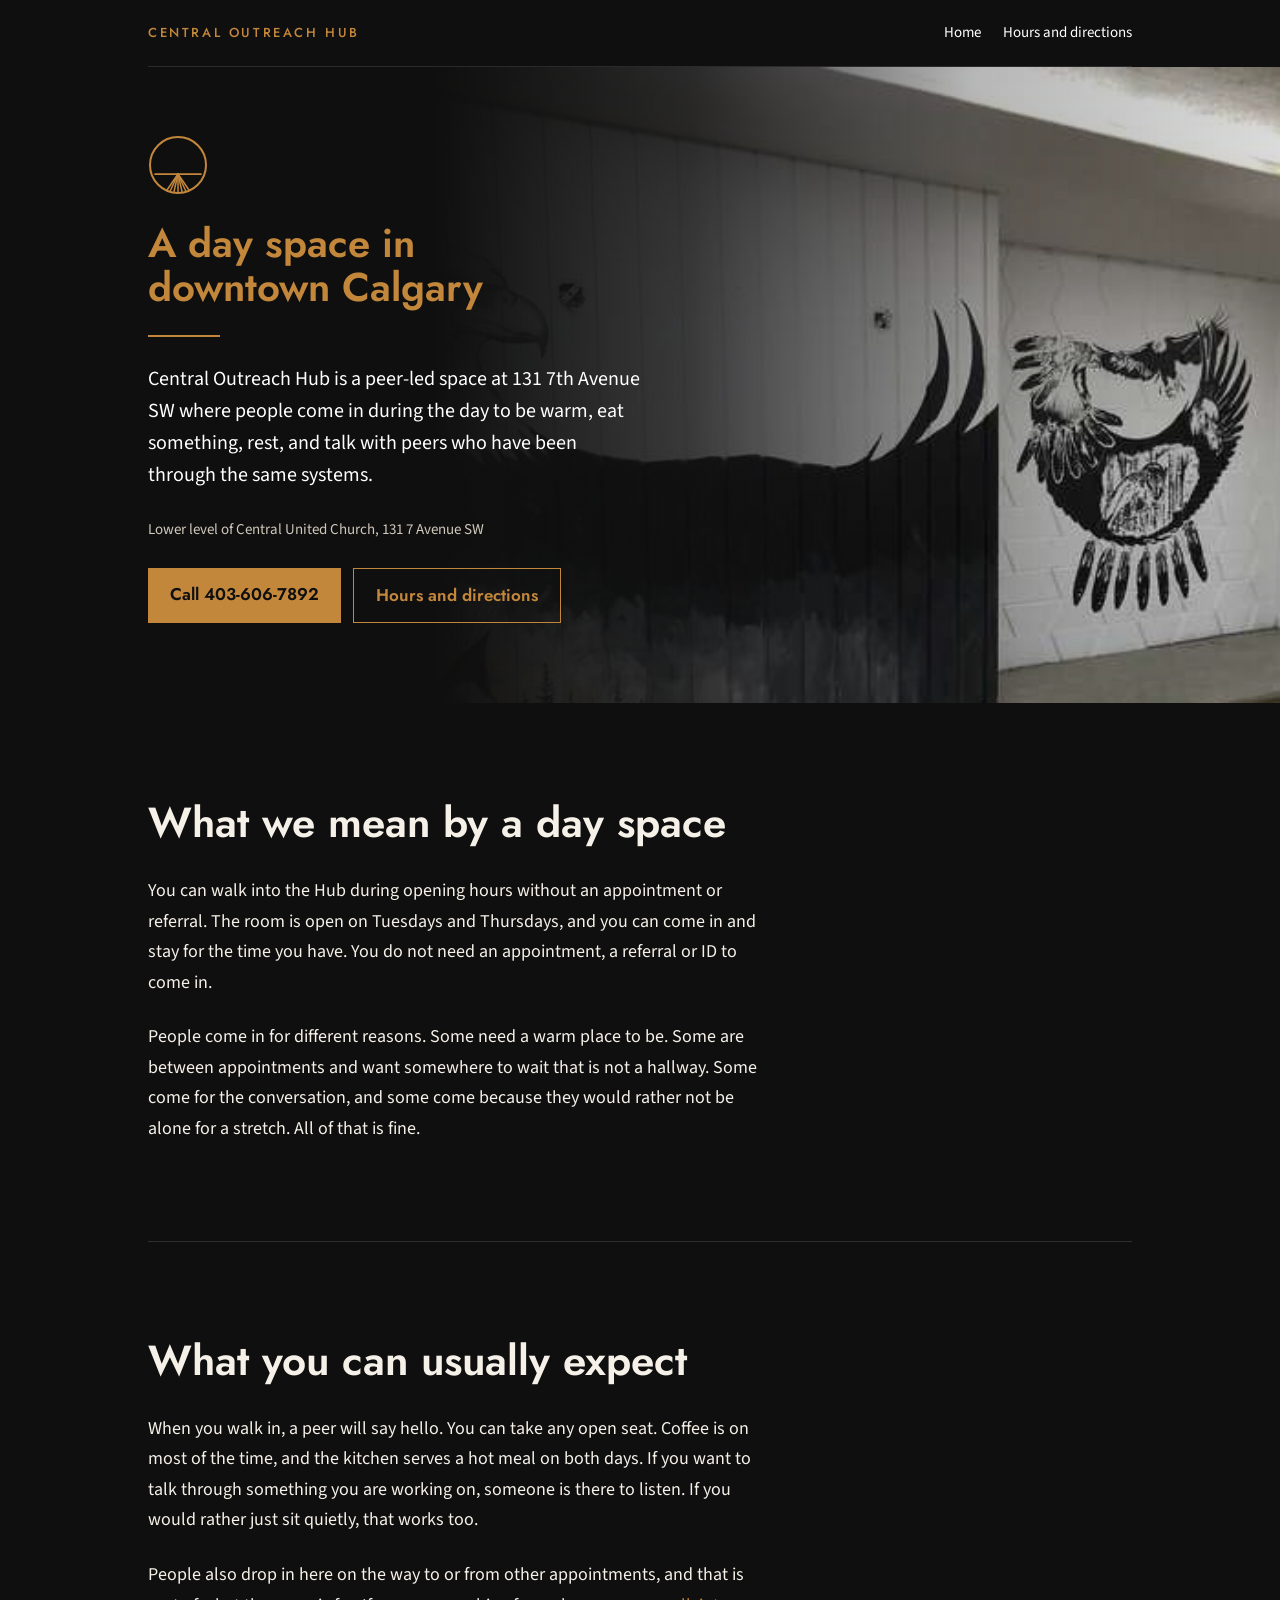
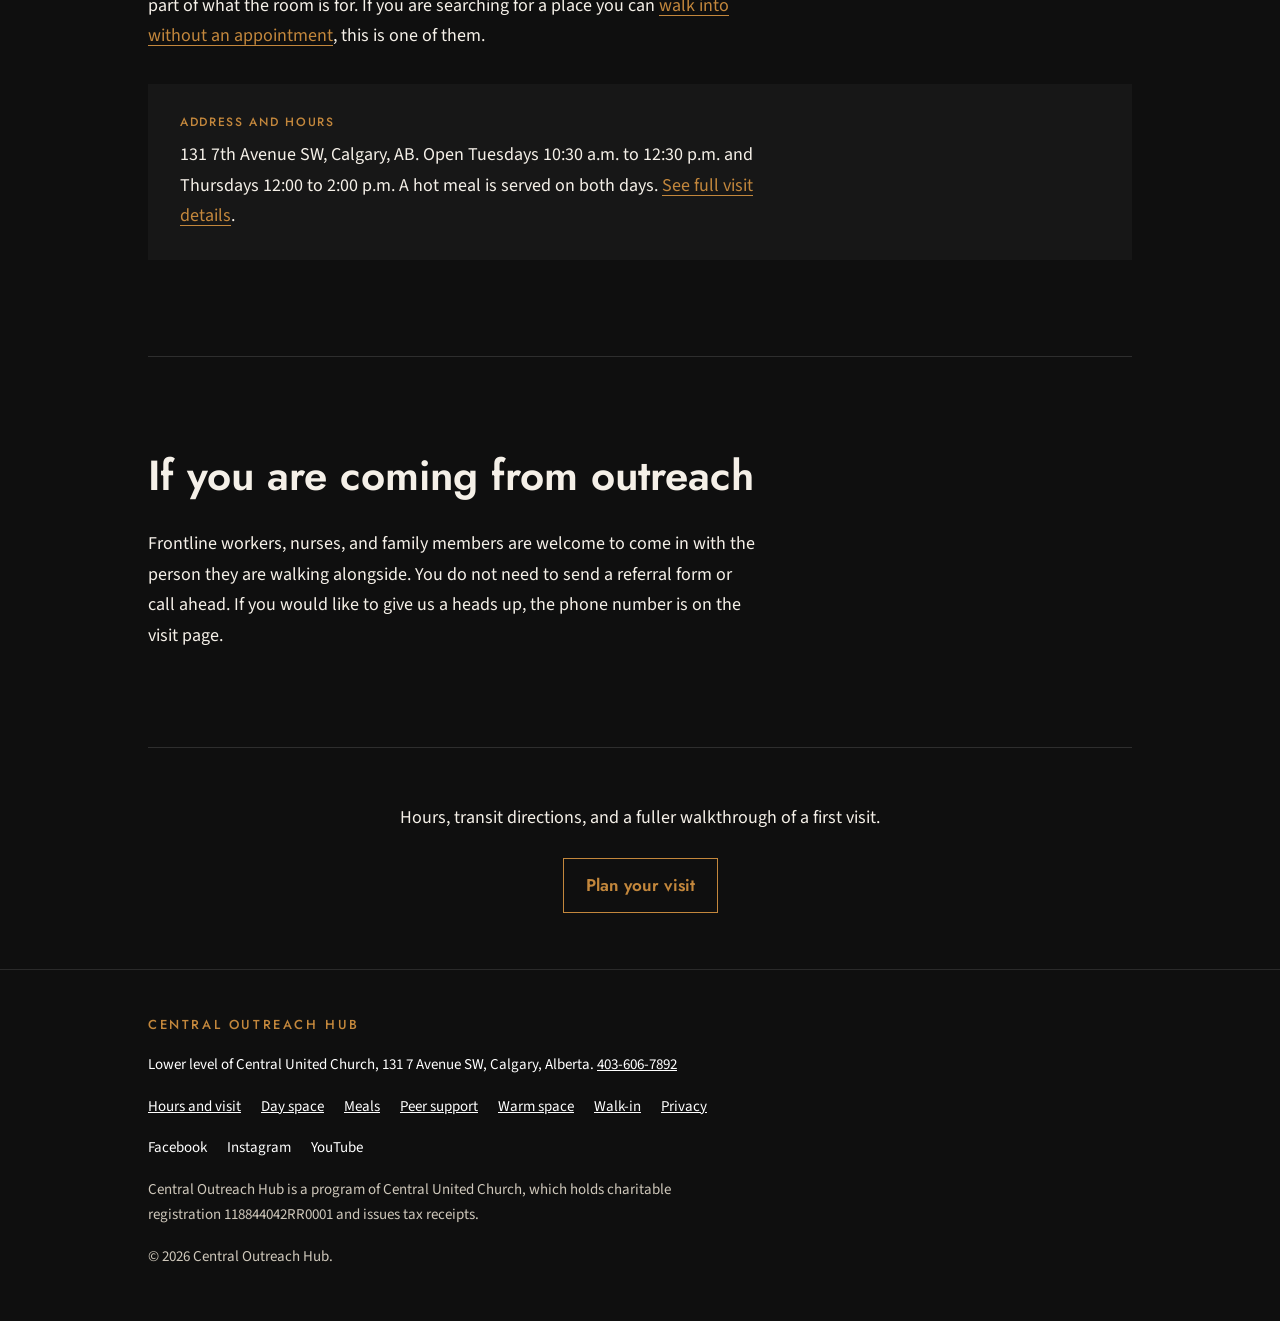
<file: day-space.html>
<!DOCTYPE html>
<html lang="en">
<head>
<meta charset="UTF-8">
<meta name="viewport" content="width=device-width, initial-scale=1.0">
<meta name="robots" content="index, follow, max-image-preview:large, max-snippet:-1">
<meta name="theme-color" content="#0F0F0F">

<title>Day Space in Downtown Calgary | Central Outreach Hub</title>
<meta name="description" content="A peer-led day space in downtown Calgary at 131 7th Avenue SW. Come in to warm up, eat, rest, and talk with peers. Open Tuesdays and Thursdays.">
<link rel="canonical" href="https://centraloutreachhub.ca/day-space">

<meta name="geo.region" content="CA-AB">
<meta name="geo.placename" content="Calgary">
<meta name="geo.position" content="51.04628;-114.06504">
<meta name="ICBM" content="51.04628, -114.06504">

<meta property="og:type" content="website">
<meta property="og:site_name" content="Central Outreach Hub">
<meta property="og:title" content="Day Space in Downtown Calgary | Central Outreach Hub">
<meta property="og:description" content="A peer-led day space in downtown Calgary at 131 7th Avenue SW. Come in to warm up, eat, rest, and talk with peers. Open Tuesdays and Thursdays.">
<meta property="og:url" content="https://centraloutreachhub.ca/day-space">
<meta property="og:image" content="https://centraloutreachhub.ca/og-image.png">
<meta property="og:image:width" content="1200">
<meta property="og:image:height" content="630">
<meta property="og:image:alt" content="Central Outreach Hub, an open space in downtown Calgary">
<meta property="og:locale" content="en_CA">

<meta name="twitter:card" content="summary_large_image">
<meta name="twitter:title" content="Day Space in Downtown Calgary | Central Outreach Hub">
<meta name="twitter:description" content="A peer-led day space in downtown Calgary at 131 7th Avenue SW. Come in to warm up, eat, rest, and talk with peers. Open Tuesdays and Thursdays.">
<meta name="twitter:image" content="https://centraloutreachhub.ca/og-image.png">

<link rel="icon" type="image/png" href="/favicon.png">
<link rel="apple-touch-icon" href="/apple-touch-icon.png">

<link rel="preconnect" href="https://fonts.googleapis.com">
<link rel="preconnect" href="https://fonts.gstatic.com" crossorigin>
<link href="https://fonts.googleapis.com/css2?family=Jost:wght@500;600&family=Source+Sans+3:wght@400;600&display=swap" rel="stylesheet">

<script type="application/ld+json">
{
  "@context": "https://schema.org",
  "@type": "WebPage",
  "name": "Day Space in Downtown Calgary",
  "url": "https://centraloutreachhub.ca/day-space",
  "description": "A peer-led day space in downtown Calgary at 131 7th Avenue SW. Come in to warm up, eat, rest, and talk with peers. Open Tuesdays and Thursdays.",
  "isPartOf": {
    "@type": "WebSite",
    "name": "Central Outreach Hub",
    "url": "https://centraloutreachhub.ca/"
  },
  "about": {
    "@type": [
      "NGO",
      "LocalBusiness"
    ],
    "name": "Central Outreach Hub",
    "telephone": "+1-403-606-7892",
    "address": {
      "@type": "PostalAddress",
      "streetAddress": "131 7th Avenue SW",
      "addressLocality": "Calgary",
      "addressRegion": "AB",
      "addressCountry": "CA"
    },
    "geo": {
      "@type": "GeoCoordinates",
      "latitude": 51.04628,
      "longitude": -114.06504
    },
    "@id": "https://centraloutreachhub.ca/#organization",
    "url": "https://centraloutreachhub.ca/"
  },
  "breadcrumb": {
    "@type": "BreadcrumbList",
    "itemListElement": [
      {
        "@type": "ListItem",
        "position": 1,
        "name": "Home",
        "item": "https://centraloutreachhub.ca/"
      },
      {
        "@type": "ListItem",
        "position": 2,
        "name": "Day Space",
        "item": "https://centraloutreachhub.ca/day-space"
      }
    ]
  }
}
</script>
<link rel="stylesheet" href="/site.css">
</head>
<body>
<a class="skip" href="#main">Skip to content</a>
<div class="cover"><div class="in">
  <div class="topbar"><a class="name" href="/">Central Outreach Hub</a><nav aria-label="Main"><a href="/">Home</a><a href="/visit">Hours and directions</a><!-- HELD (CONFIRM 5): Donate button returns once Roberto confirms the route --></nav></div>
</div><div class="mural"><div class="in">
  <div class="hero solo">
    <div class="txt">
      <svg class="mark" viewBox="0 0 120 120" fill="none" xmlns="http://www.w3.org/2000/svg" role="img" aria-label="Central Outreach Hub logo"><defs><clipPath id="lg"><circle cx="60" cy="60" r="55"/></clipPath></defs><circle cx="60" cy="60" r="56" stroke="#C3873C" stroke-width="4"/><g clip-path="url(#lg)" stroke="#C3873C" stroke-linecap="round"><line x1="14" y1="78" x2="106" y2="78" stroke-width="3.5"/><line x1="60" y1="78" x2="36" y2="113" stroke-width="3"/><line x1="60" y1="78" x2="44" y2="113" stroke-width="3"/><line x1="60" y1="78" x2="52" y2="113" stroke-width="3"/><line x1="60" y1="78" x2="60" y2="113" stroke-width="3"/><line x1="60" y1="78" x2="68" y2="113" stroke-width="3"/><line x1="60" y1="78" x2="76" y2="113" stroke-width="3"/><line x1="60" y1="78" x2="84" y2="113" stroke-width="3"/></g></svg>
      <h1>A day space in downtown Calgary</h1>
      <div class="line"></div>
      <p class="sub">Central Outreach Hub is a peer-led space at 131 7th Avenue SW where people come in during the day to be warm, eat something, rest, and talk with peers who have been through the same systems.</p>
      <p class="meta">Lower level of Central United Church, 131 7 Avenue SW</p>
      <div class="btns"><a class="btn gold" href="tel:+14036067892">Call 403-606-7892</a><a class="btn outline" href="/visit">Hours and directions</a></div>
    </div>
  </div>
</div></div></div>

<main id="main" class="in pages">

  <section class="page">
    <h2>What we mean by a day space</h2>
    <p>You can walk into the Hub during opening hours without an appointment or referral. The room is open on Tuesdays and Thursdays, and you can come in and stay for the time you have. You do not need an appointment, a referral or ID to come in.</p>
    <p>People come in for different reasons. Some need a warm place to be. Some are between appointments and want somewhere to wait that is not a hallway. Some come for the conversation, and some come because they would rather not be alone for a stretch. All of that is fine.</p>
  </section>

  <section class="page">
    <h2>What you can usually expect</h2>
    <p>When you walk in, a peer will say hello. You can take any open seat. Coffee is on most of the time, and the kitchen serves a hot meal on both days. If you want to talk through something you are working on, someone is there to listen. If you would rather just sit quietly, that works too.</p>
    <p>People also drop in here on the way to or from other appointments, and that is part of what the room is for. If you are searching for a place you can <a href="/drop-in">walk into without an appointment</a>, this is one of them.</p>
    <div class="callout"><span class="tag">Address and hours</span><p>131 7th Avenue SW, Calgary, AB. Open Tuesdays 10:30 a.m. to 12:30 p.m. and Thursdays 12:00 to 2:00 p.m. A hot meal is served on both days. <a href="/visit">See full visit details</a>.</p></div>
  </section>

  <section class="page">
    <h2>If you are coming from outreach</h2>
    <p>Frontline workers, nurses, and family members are welcome to come in with the person they are walking alongside. You do not need to send a referral form or call ahead. If you would like to give us a heads up, the phone number is on the visit page.</p>
  </section>

  <section class="page next">
    <p>Hours, transit directions, and a fuller walkthrough of a first visit.</p>
    <a class="btn dark" href="/visit">Plan your visit</a>
  </section>

</main>
<footer><div class="in">
  <span class="name">Central Outreach Hub</span>
  <span>Lower level of Central United Church, 131 7 Avenue SW, Calgary, Alberta. <a href="tel:+14036067892">403-606-7892</a></span>
  <div class="links"><a href="/visit">Hours and visit</a><a href="/day-space">Day space</a><a href="/meals">Meals</a><a href="/peer-support">Peer support</a><a href="/warm-space">Warm space</a><a href="/drop-in">Walk-in</a><a href="/privacy">Privacy</a></div>
  <div class="social"><a href="https://www.facebook.com/profile.php?id=61561457046064" target="_blank" rel="noopener noreferrer">Facebook</a><a href="https://www.instagram.com/centraloutreachyyc" target="_blank" rel="noopener noreferrer">Instagram</a><a href="https://youtu.be/IVtSOBE_x9M" target="_blank" rel="noopener noreferrer">YouTube</a></div>
  <span class="legal">Central Outreach Hub is a program of Central United Church, which holds charitable registration 118844042RR0001 and issues tax receipts.</span>
  <span class="legal">&copy; 2026 Central Outreach Hub.</span>
</div></footer>
</body>
</html>
</file>
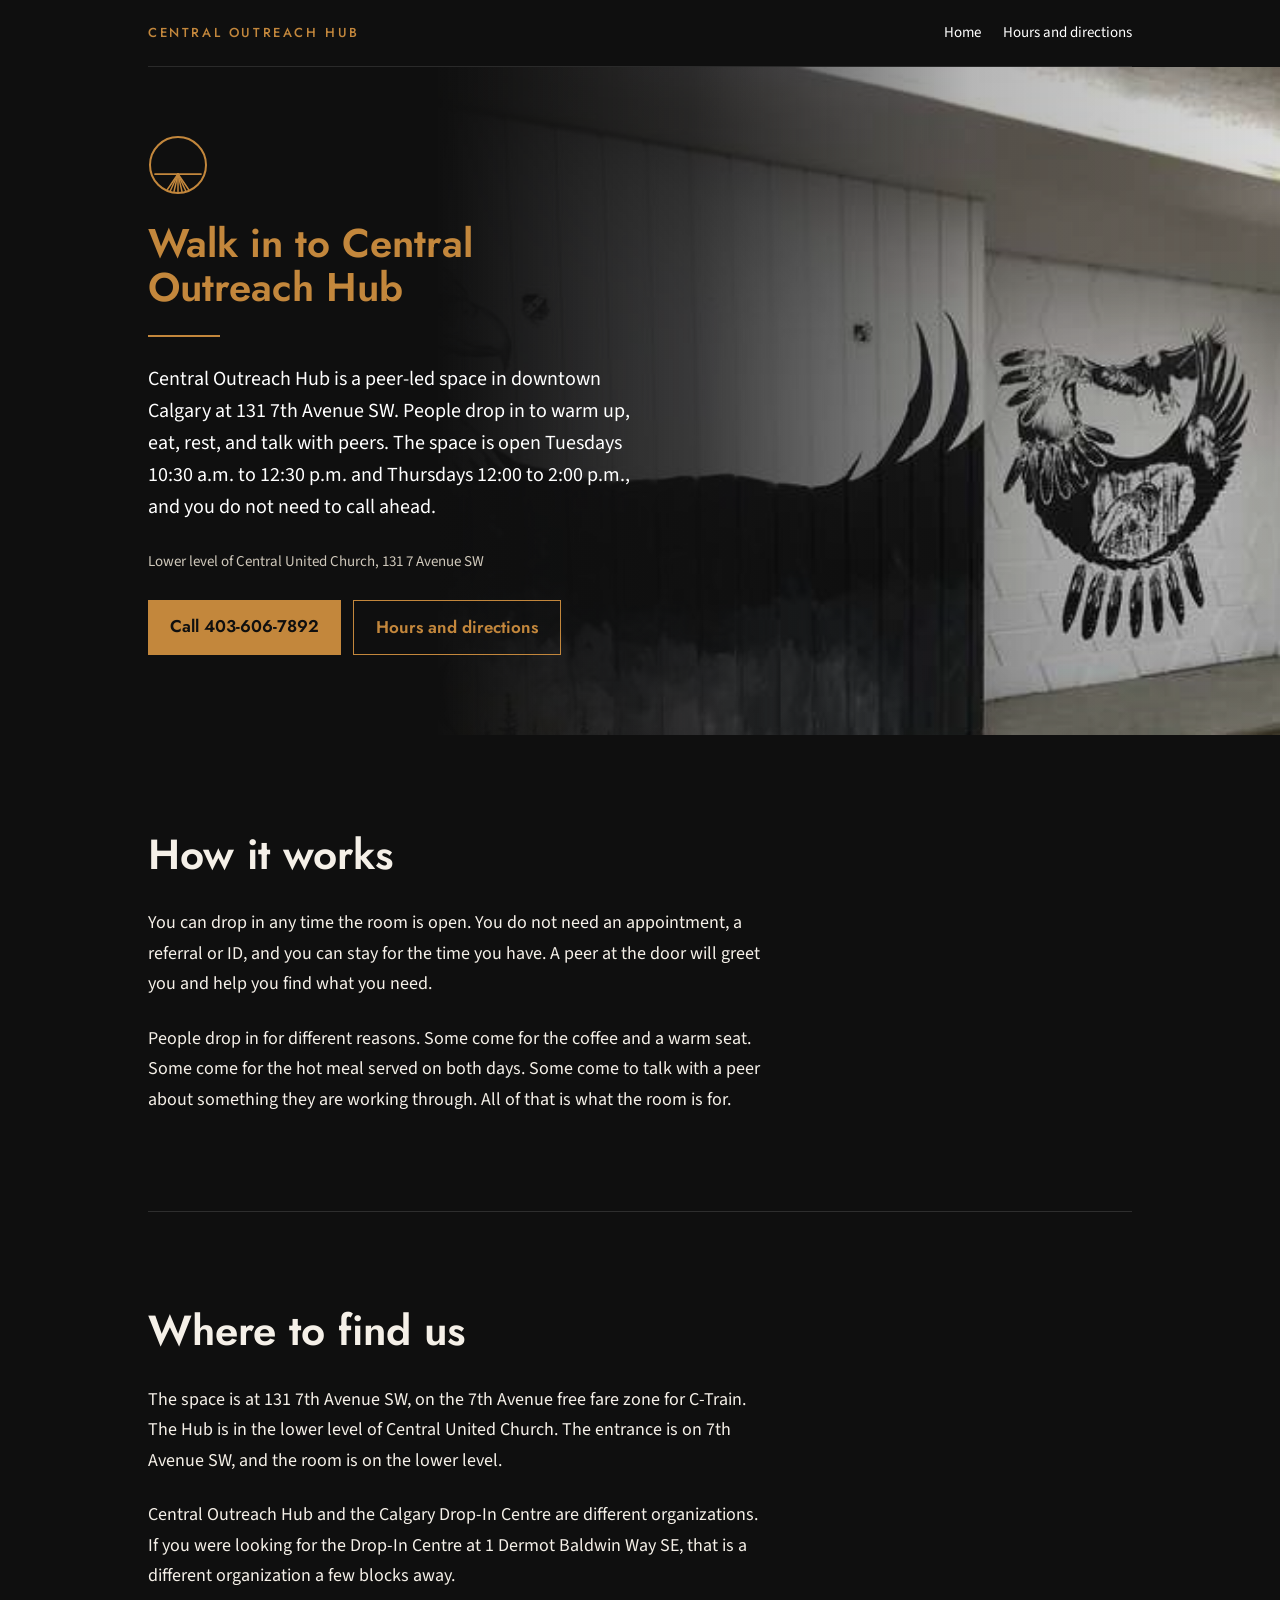
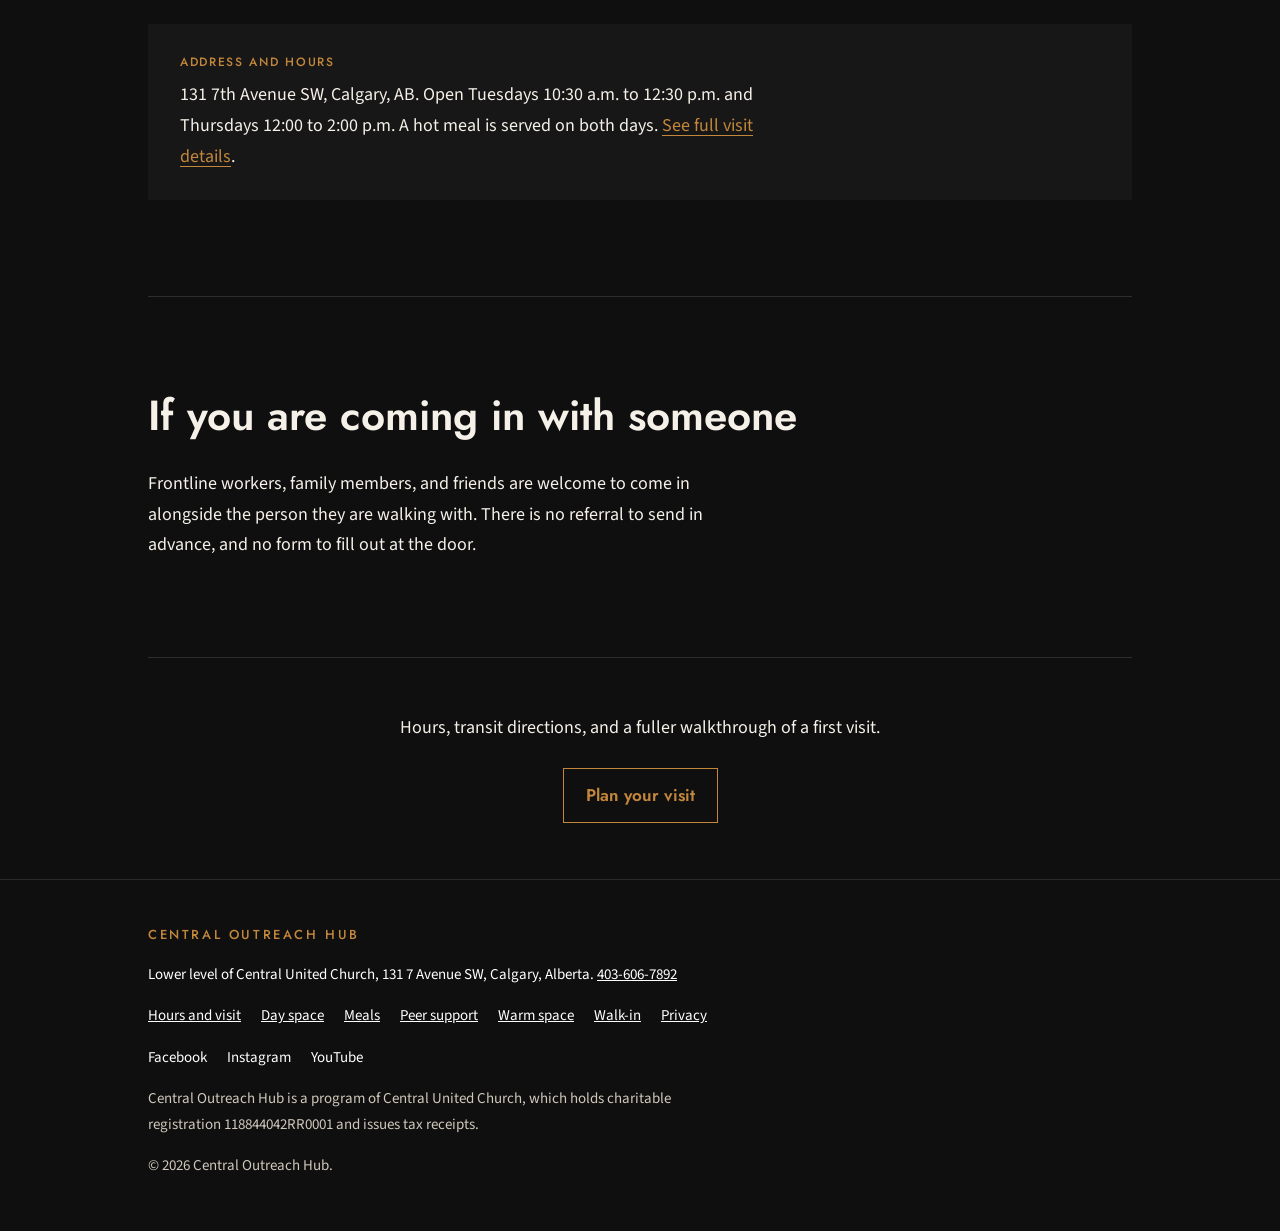
<file: drop-in.html>
<!DOCTYPE html>
<html lang="en">
<head>
<meta charset="UTF-8">
<meta name="viewport" content="width=device-width, initial-scale=1.0">
<meta name="robots" content="index, follow, max-image-preview:large, max-snippet:-1">
<meta name="theme-color" content="#0F0F0F">

<title>Drop-in Calgary | Central Outreach Hub, Downtown</title>
<meta name="description" content="Drop-in Calgary: walk in to Central Outreach Hub, 131 7th Avenue SW. A peer-led space open Tuesdays and Thursdays. No appointment required.">
<link rel="canonical" href="https://centraloutreachhub.ca/drop-in">

<meta name="geo.region" content="CA-AB">
<meta name="geo.placename" content="Calgary">
<meta name="geo.position" content="51.04628;-114.06504">
<meta name="ICBM" content="51.04628, -114.06504">

<meta property="og:type" content="website">
<meta property="og:site_name" content="Central Outreach Hub">
<meta property="og:title" content="Drop-in Calgary | Central Outreach Hub, Downtown">
<meta property="og:description" content="Walk in to Central Outreach Hub at 131 7th Avenue SW in downtown Calgary. A peer-led space, open Tuesdays and Thursdays.">
<meta property="og:url" content="https://centraloutreachhub.ca/drop-in">
<meta property="og:image" content="https://centraloutreachhub.ca/og-image.png">
<meta property="og:image:width" content="1200">
<meta property="og:image:height" content="630">
<meta property="og:image:alt" content="Central Outreach Hub, an open space in downtown Calgary">
<meta property="og:locale" content="en_CA">

<meta name="twitter:card" content="summary_large_image">
<meta name="twitter:title" content="Drop-in Calgary | Central Outreach Hub, Downtown">
<meta name="twitter:description" content="Walk in to Central Outreach Hub at 131 7th Avenue SW in downtown Calgary. A peer-led space, open Tuesdays and Thursdays.">
<meta name="twitter:image" content="https://centraloutreachhub.ca/og-image.png">

<link rel="icon" type="image/png" href="/favicon.png">
<link rel="apple-touch-icon" href="/apple-touch-icon.png">

<link rel="preconnect" href="https://fonts.googleapis.com">
<link rel="preconnect" href="https://fonts.gstatic.com" crossorigin>
<link href="https://fonts.googleapis.com/css2?family=Jost:wght@500;600&family=Source+Sans+3:wght@400;600&display=swap" rel="stylesheet">

<script type="application/ld+json">
{
  "@context": "https://schema.org",
  "@type": "WebPage",
  "name": "Walk in to Central Outreach Hub in Downtown Calgary",
  "url": "https://centraloutreachhub.ca/drop-in",
  "description": "Walk in to Central Outreach Hub at 131 7th Avenue SW in downtown Calgary. A peer-led space, open Tuesdays and Thursdays.",
  "isPartOf": {
    "@type": "WebSite",
    "name": "Central Outreach Hub",
    "url": "https://centraloutreachhub.ca/"
  },
  "about": {
    "@type": [
      "NGO",
      "LocalBusiness"
    ],
    "name": "Central Outreach Hub",
    "telephone": "+1-403-606-7892",
    "address": {
      "@type": "PostalAddress",
      "streetAddress": "131 7th Avenue SW",
      "addressLocality": "Calgary",
      "addressRegion": "AB",
      "addressCountry": "CA"
    },
    "geo": {
      "@type": "GeoCoordinates",
      "latitude": 51.04628,
      "longitude": -114.06504
    },
    "@id": "https://centraloutreachhub.ca/#organization",
    "url": "https://centraloutreachhub.ca/"
  },
  "breadcrumb": {
    "@type": "BreadcrumbList",
    "itemListElement": [
      {
        "@type": "ListItem",
        "position": 1,
        "name": "Home",
        "item": "https://centraloutreachhub.ca/"
      },
      {
        "@type": "ListItem",
        "position": 2,
        "name": "Walk-in",
        "item": "https://centraloutreachhub.ca/drop-in"
      }
    ]
  }
}
</script>
<link rel="stylesheet" href="/site.css">
</head>
<body>
<a class="skip" href="#main">Skip to content</a>
<div class="cover"><div class="in">
  <div class="topbar"><a class="name" href="/">Central Outreach Hub</a><nav aria-label="Main"><a href="/">Home</a><a href="/visit">Hours and directions</a><!-- HELD (CONFIRM 5): Donate button returns once Roberto confirms the route --></nav></div>
</div><div class="mural"><div class="in">
  <div class="hero solo">
    <div class="txt">
      <svg class="mark" viewBox="0 0 120 120" fill="none" xmlns="http://www.w3.org/2000/svg" role="img" aria-label="Central Outreach Hub logo"><defs><clipPath id="lg"><circle cx="60" cy="60" r="55"/></clipPath></defs><circle cx="60" cy="60" r="56" stroke="#C3873C" stroke-width="4"/><g clip-path="url(#lg)" stroke="#C3873C" stroke-linecap="round"><line x1="14" y1="78" x2="106" y2="78" stroke-width="3.5"/><line x1="60" y1="78" x2="36" y2="113" stroke-width="3"/><line x1="60" y1="78" x2="44" y2="113" stroke-width="3"/><line x1="60" y1="78" x2="52" y2="113" stroke-width="3"/><line x1="60" y1="78" x2="60" y2="113" stroke-width="3"/><line x1="60" y1="78" x2="68" y2="113" stroke-width="3"/><line x1="60" y1="78" x2="76" y2="113" stroke-width="3"/><line x1="60" y1="78" x2="84" y2="113" stroke-width="3"/></g></svg>
      <h1>Walk in to Central Outreach Hub</h1>
      <div class="line"></div>
      <p class="sub">Central Outreach Hub is a peer-led space in downtown Calgary at 131 7th Avenue SW. People drop in to warm up, eat, rest, and talk with peers. The space is open Tuesdays 10:30 a.m. to 12:30 p.m. and Thursdays 12:00 to 2:00 p.m., and you do not need to call ahead.</p>
      <p class="meta">Lower level of Central United Church, 131 7 Avenue SW</p>
      <div class="btns"><a class="btn gold" href="tel:+14036067892">Call 403-606-7892</a><a class="btn outline" href="/visit">Hours and directions</a></div>
    </div>
  </div>
</div></div></div>

<main id="main" class="in pages">

  <section class="page">
    <h2>How it works</h2>
    <p>You can drop in any time the room is open. You do not need an appointment, a referral or ID, and you can stay for the time you have. A peer at the door will greet you and help you find what you need.</p>
    <p>People drop in for different reasons. Some come for the coffee and a warm seat. Some come for the hot meal served on both days. Some come to talk with a peer about something they are working through. All of that is what the room is for.</p>
  </section>

  <section class="page">
    <h2>Where to find us</h2>
    <p>The space is at 131 7th Avenue SW, on the 7th Avenue free fare zone for C-Train. The Hub is in the lower level of Central United Church. The entrance is on 7th Avenue SW, and the room is on the lower level.</p>
    <p>Central Outreach Hub and the Calgary Drop-In Centre are different organizations. If you were looking for the Drop-In Centre at 1 Dermot Baldwin Way SE, that is a different organization a few blocks away.</p>
    <div class="callout"><span class="tag">Address and hours</span><p>131 7th Avenue SW, Calgary, AB. Open Tuesdays 10:30 a.m. to 12:30 p.m. and Thursdays 12:00 to 2:00 p.m. A hot meal is served on both days. <a href="/visit">See full visit details</a>.</p></div>
  </section>

  <section class="page">
    <h2>If you are coming in with someone</h2>
    <p>Frontline workers, family members, and friends are welcome to come in alongside the person they are walking with. There is no referral to send in advance, and no form to fill out at the door.</p>
  </section>

  <section class="page next">
    <p>Hours, transit directions, and a fuller walkthrough of a first visit.</p>
    <a class="btn dark" href="/visit">Plan your visit</a>
  </section>

</main>
<footer><div class="in">
  <span class="name">Central Outreach Hub</span>
  <span>Lower level of Central United Church, 131 7 Avenue SW, Calgary, Alberta. <a href="tel:+14036067892">403-606-7892</a></span>
  <div class="links"><a href="/visit">Hours and visit</a><a href="/day-space">Day space</a><a href="/meals">Meals</a><a href="/peer-support">Peer support</a><a href="/warm-space">Warm space</a><a href="/drop-in">Walk-in</a><a href="/privacy">Privacy</a></div>
  <div class="social"><a href="https://www.facebook.com/profile.php?id=61561457046064" target="_blank" rel="noopener noreferrer">Facebook</a><a href="https://www.instagram.com/centraloutreachyyc" target="_blank" rel="noopener noreferrer">Instagram</a><a href="https://youtu.be/IVtSOBE_x9M" target="_blank" rel="noopener noreferrer">YouTube</a></div>
  <span class="legal">Central Outreach Hub is a program of Central United Church, which holds charitable registration 118844042RR0001 and issues tax receipts.</span>
  <span class="legal">&copy; 2026 Central Outreach Hub.</span>
</div></footer>
</body>
</html>
</file>
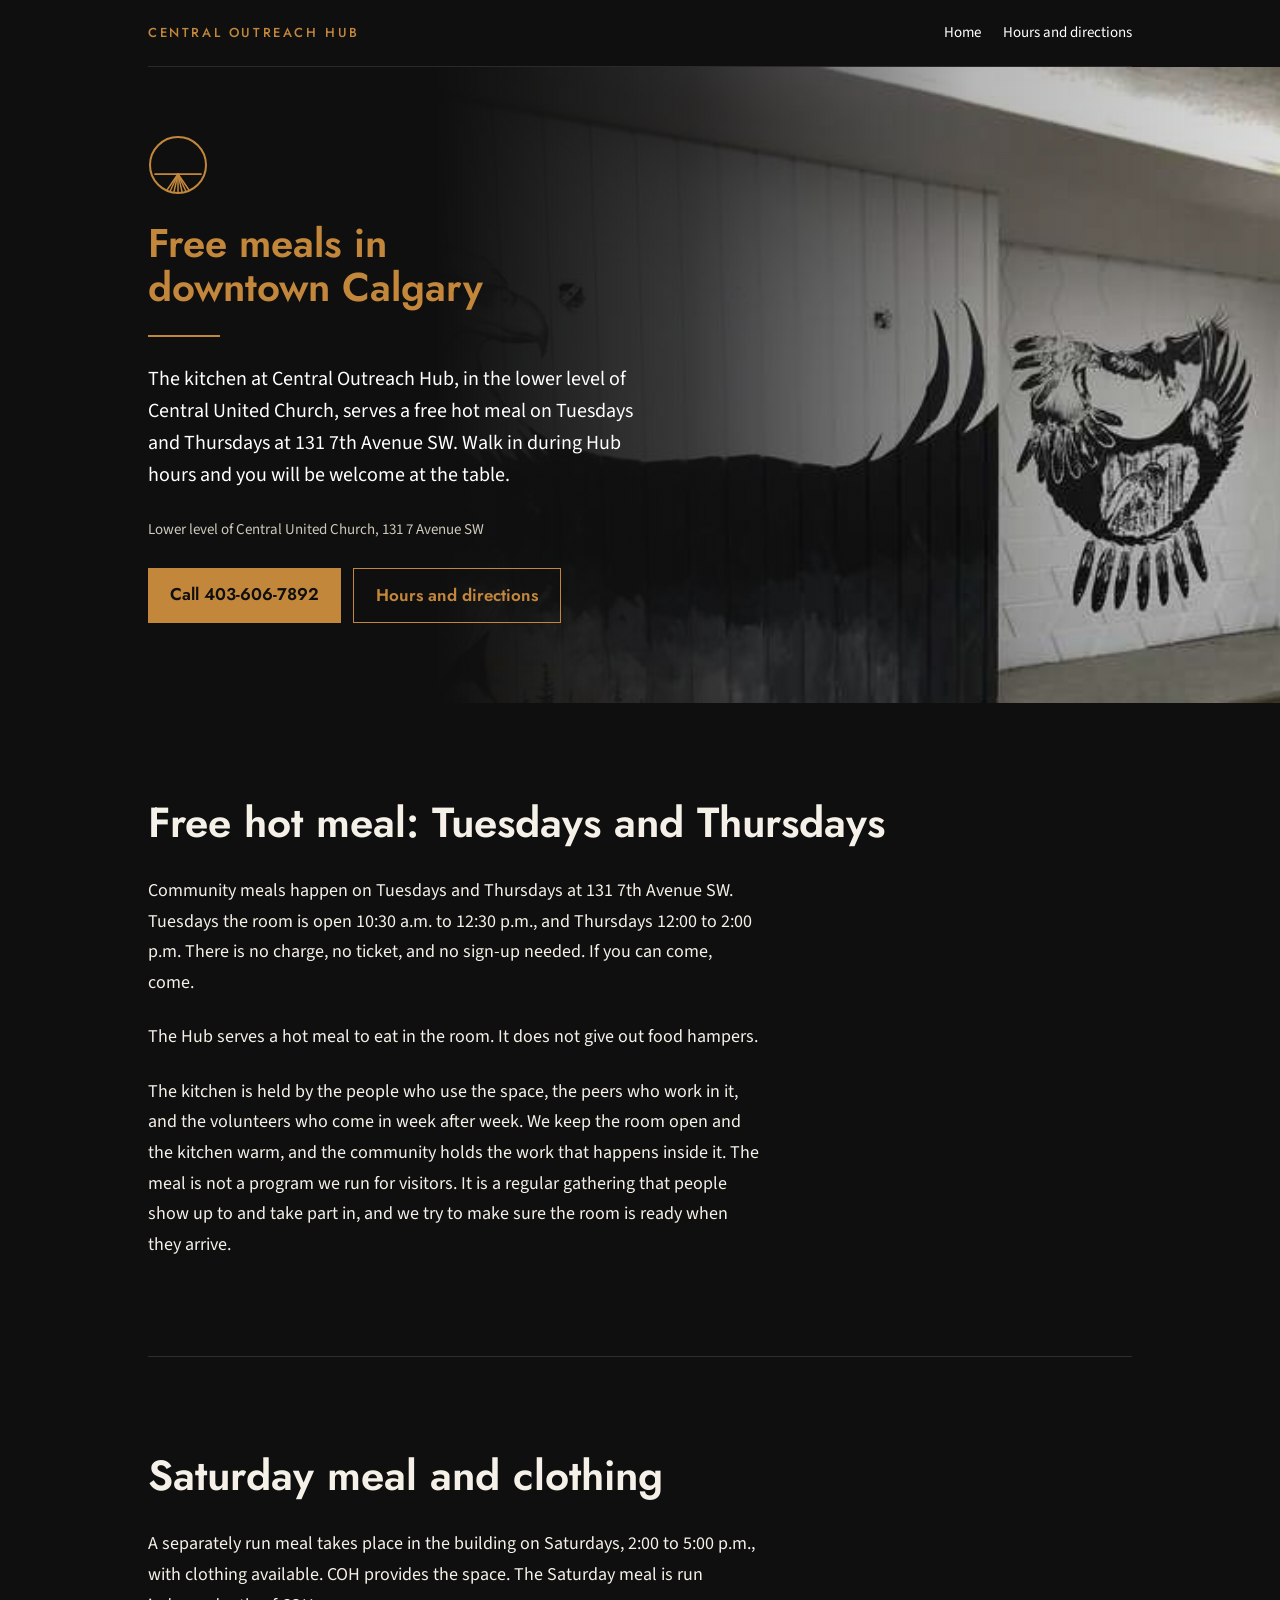
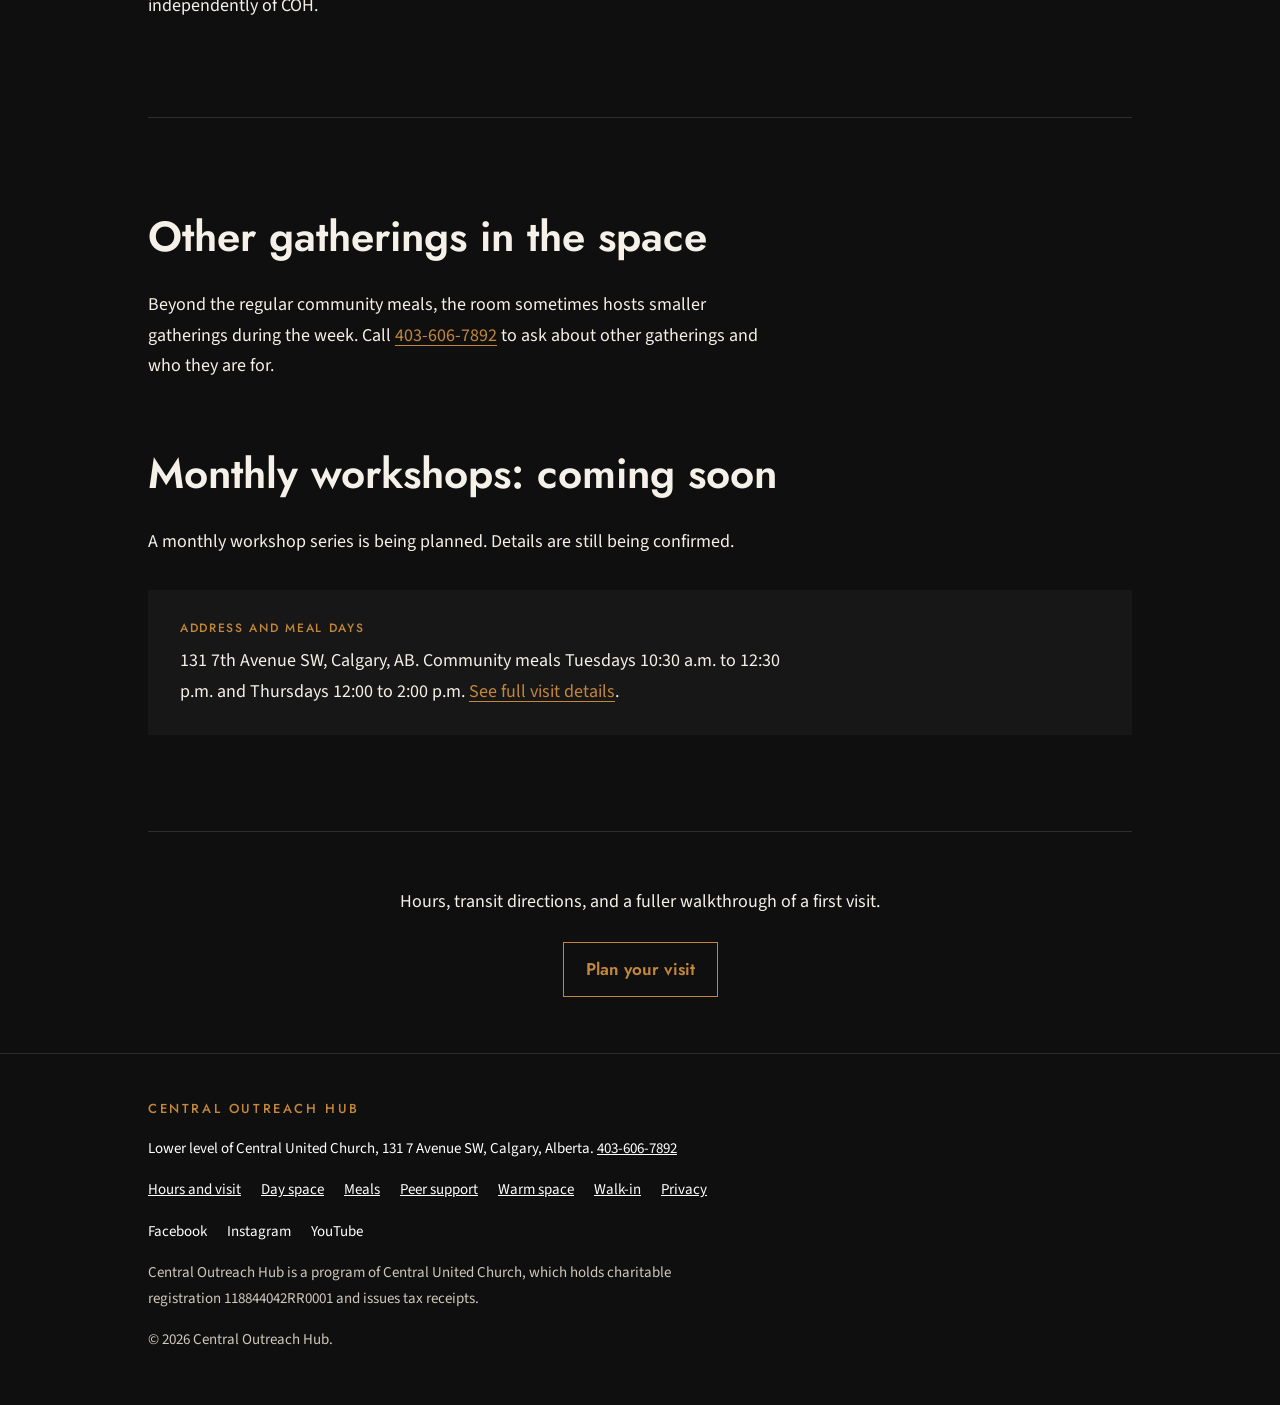
<file: meals.html>
<!DOCTYPE html>
<html lang="en">
<head>
<meta charset="UTF-8">
<meta name="viewport" content="width=device-width, initial-scale=1.0">
<meta name="robots" content="index, follow, max-image-preview:large, max-snippet:-1">
<meta name="theme-color" content="#0F0F0F">

<title>Free Meals in Downtown Calgary | Central Outreach Hub</title>
<meta name="description" content="A free hot meal on Tuesdays and Thursdays at Central Outreach Hub, in the lower level of Central United Church, 131 7th Avenue SW, downtown Calgary. No charge, no ticket and no sign-up. Walk-in welcome.">
<link rel="canonical" href="https://centraloutreachhub.ca/meals">

<meta name="geo.region" content="CA-AB">
<meta name="geo.placename" content="Calgary">
<meta name="geo.position" content="51.04628;-114.06504">
<meta name="ICBM" content="51.04628, -114.06504">

<meta property="og:type" content="website">
<meta property="og:site_name" content="Central Outreach Hub">
<meta property="og:title" content="Community Meals in Downtown Calgary | Central Outreach Hub">
<meta property="og:description" content="A free hot meal on Tuesdays and Thursdays at Central Outreach Hub, in the lower level of Central United Church, 131 7th Avenue SW, downtown Calgary. No charge, no ticket and no sign-up.">
<meta property="og:url" content="https://centraloutreachhub.ca/meals">
<meta property="og:image" content="https://centraloutreachhub.ca/og-image.png">
<meta property="og:image:width" content="1200">
<meta property="og:image:height" content="630">
<meta property="og:image:alt" content="Central Outreach Hub, an open space in downtown Calgary">
<meta property="og:locale" content="en_CA">

<meta name="twitter:card" content="summary_large_image">
<meta name="twitter:title" content="Community Meals in Downtown Calgary | Central Outreach Hub">
<meta name="twitter:description" content="A free hot meal on Tuesdays and Thursdays at Central Outreach Hub, in the lower level of Central United Church, 131 7th Avenue SW, downtown Calgary. No charge, no ticket and no sign-up.">
<meta name="twitter:image" content="https://centraloutreachhub.ca/og-image.png">

<link rel="icon" type="image/png" href="/favicon.png">
<link rel="apple-touch-icon" href="/apple-touch-icon.png">

<link rel="preconnect" href="https://fonts.googleapis.com">
<link rel="preconnect" href="https://fonts.gstatic.com" crossorigin>
<link href="https://fonts.googleapis.com/css2?family=Jost:wght@500;600&family=Source+Sans+3:wght@400;600&display=swap" rel="stylesheet">

<script type="application/ld+json">
{
  "@context": "https://schema.org",
  "@type": "WebPage",
  "name": "Community Meals in Downtown Calgary",
  "url": "https://centraloutreachhub.ca/meals",
  "description": "A free hot meal on Tuesdays and Thursdays at Central Outreach Hub, in the lower level of Central United Church, 131 7th Avenue SW, downtown Calgary. No charge, no ticket and no sign-up.",
  "isPartOf": {
    "@type": "WebSite",
    "name": "Central Outreach Hub",
    "url": "https://centraloutreachhub.ca/"
  },
  "about": {
    "@type": [
      "NGO",
      "LocalBusiness"
    ],
    "name": "Central Outreach Hub",
    "telephone": "+1-403-606-7892",
    "address": {
      "@type": "PostalAddress",
      "streetAddress": "131 7th Avenue SW",
      "addressLocality": "Calgary",
      "addressRegion": "AB",
      "addressCountry": "CA"
    },
    "geo": {
      "@type": "GeoCoordinates",
      "latitude": 51.04628,
      "longitude": -114.06504
    },
    "@id": "https://centraloutreachhub.ca/#organization",
    "url": "https://centraloutreachhub.ca/"
  },
  "breadcrumb": {
    "@type": "BreadcrumbList",
    "itemListElement": [
      {
        "@type": "ListItem",
        "position": 1,
        "name": "Home",
        "item": "https://centraloutreachhub.ca/"
      },
      {
        "@type": "ListItem",
        "position": 2,
        "name": "Meals",
        "item": "https://centraloutreachhub.ca/meals"
      }
    ]
  }
}
</script>
<link rel="stylesheet" href="/site.css">
</head>
<body>
<a class="skip" href="#main">Skip to content</a>
<div class="cover"><div class="in">
  <div class="topbar"><a class="name" href="/">Central Outreach Hub</a><nav aria-label="Main"><a href="/">Home</a><a href="/visit">Hours and directions</a><!-- HELD (CONFIRM 5): Donate button returns once Roberto confirms the route --></nav></div>
</div><div class="mural"><div class="in">
  <div class="hero solo">
    <div class="txt">
      <svg class="mark" viewBox="0 0 120 120" fill="none" xmlns="http://www.w3.org/2000/svg" role="img" aria-label="Central Outreach Hub logo"><defs><clipPath id="lg"><circle cx="60" cy="60" r="55"/></clipPath></defs><circle cx="60" cy="60" r="56" stroke="#C3873C" stroke-width="4"/><g clip-path="url(#lg)" stroke="#C3873C" stroke-linecap="round"><line x1="14" y1="78" x2="106" y2="78" stroke-width="3.5"/><line x1="60" y1="78" x2="36" y2="113" stroke-width="3"/><line x1="60" y1="78" x2="44" y2="113" stroke-width="3"/><line x1="60" y1="78" x2="52" y2="113" stroke-width="3"/><line x1="60" y1="78" x2="60" y2="113" stroke-width="3"/><line x1="60" y1="78" x2="68" y2="113" stroke-width="3"/><line x1="60" y1="78" x2="76" y2="113" stroke-width="3"/><line x1="60" y1="78" x2="84" y2="113" stroke-width="3"/></g></svg>
      <h1>Free meals in downtown Calgary</h1>
      <div class="line"></div>
      <p class="sub">The kitchen at Central Outreach Hub, in the lower level of Central United Church, serves a free hot meal on Tuesdays and Thursdays at 131 7th Avenue SW. Walk in during Hub hours and you will be welcome at the table.</p>
      <p class="meta">Lower level of Central United Church, 131 7 Avenue SW</p>
      <div class="btns"><a class="btn gold" href="tel:+14036067892">Call 403-606-7892</a><a class="btn outline" href="/visit">Hours and directions</a></div>
    </div>
  </div>
</div></div></div>

<main id="main" class="in pages">

  <section class="page">
    <h2>Free hot meal: Tuesdays and Thursdays</h2>
    <p>Community meals happen on Tuesdays and Thursdays at 131 7th Avenue SW. Tuesdays the room is open 10:30 a.m. to 12:30 p.m., and Thursdays 12:00 to 2:00 p.m. There is no charge, no ticket, and no sign-up needed. If you can come, come.</p>
    <!-- CHECK: confirm the Hub does not hand out food hampers before this goes live. -->
    <p>The Hub serves a hot meal to eat in the room. It does not give out food hampers.</p>
    <p>The kitchen is held by the people who use the space, the peers who work in it, and the volunteers who come in week after week. We keep the room open and the kitchen warm, and the community holds the work that happens inside it. The meal is not a program we run for visitors. It is a regular gathering that people show up to and take part in, and we try to make sure the room is ready when they arrive.</p>
  </section>

  <section class="page">
    <h2>Saturday meal and clothing</h2>
    <p>A separately run meal takes place in the building on Saturdays, 2:00 to 5:00 p.m., with clothing available. COH provides the space. The Saturday meal is run independently of COH.</p>
  </section>

  <section class="page">
    <h2>Other gatherings in the space</h2>
    <p>Beyond the regular community meals, the room sometimes hosts smaller gatherings during the week. Call <a href="tel:+14036067892">403-606-7892</a> to ask about other gatherings and who they are for.</p>
    <h2>Monthly workshops: coming soon</h2>
    <p>A monthly workshop series is being planned. Details are still being confirmed.</p>
    <div class="callout"><span class="tag">Address and meal days</span><p>131 7th Avenue SW, Calgary, AB. Community meals Tuesdays 10:30 a.m. to 12:30 p.m. and Thursdays 12:00 to 2:00 p.m. <a href="/visit">See full visit details</a>.</p></div>
  </section>

  <section class="page next">
    <p>Hours, transit directions, and a fuller walkthrough of a first visit.</p>
    <a class="btn dark" href="/visit">Plan your visit</a>
  </section>

</main>
<footer><div class="in">
  <span class="name">Central Outreach Hub</span>
  <span>Lower level of Central United Church, 131 7 Avenue SW, Calgary, Alberta. <a href="tel:+14036067892">403-606-7892</a></span>
  <div class="links"><a href="/visit">Hours and visit</a><a href="/day-space">Day space</a><a href="/meals">Meals</a><a href="/peer-support">Peer support</a><a href="/warm-space">Warm space</a><a href="/drop-in">Walk-in</a><a href="/privacy">Privacy</a></div>
  <div class="social"><a href="https://www.facebook.com/profile.php?id=61561457046064" target="_blank" rel="noopener noreferrer">Facebook</a><a href="https://www.instagram.com/centraloutreachyyc" target="_blank" rel="noopener noreferrer">Instagram</a><a href="https://youtu.be/IVtSOBE_x9M" target="_blank" rel="noopener noreferrer">YouTube</a></div>
  <span class="legal">Central Outreach Hub is a program of Central United Church, which holds charitable registration 118844042RR0001 and issues tax receipts.</span>
  <span class="legal">&copy; 2026 Central Outreach Hub.</span>
</div></footer>
</body>
</html>
</file>
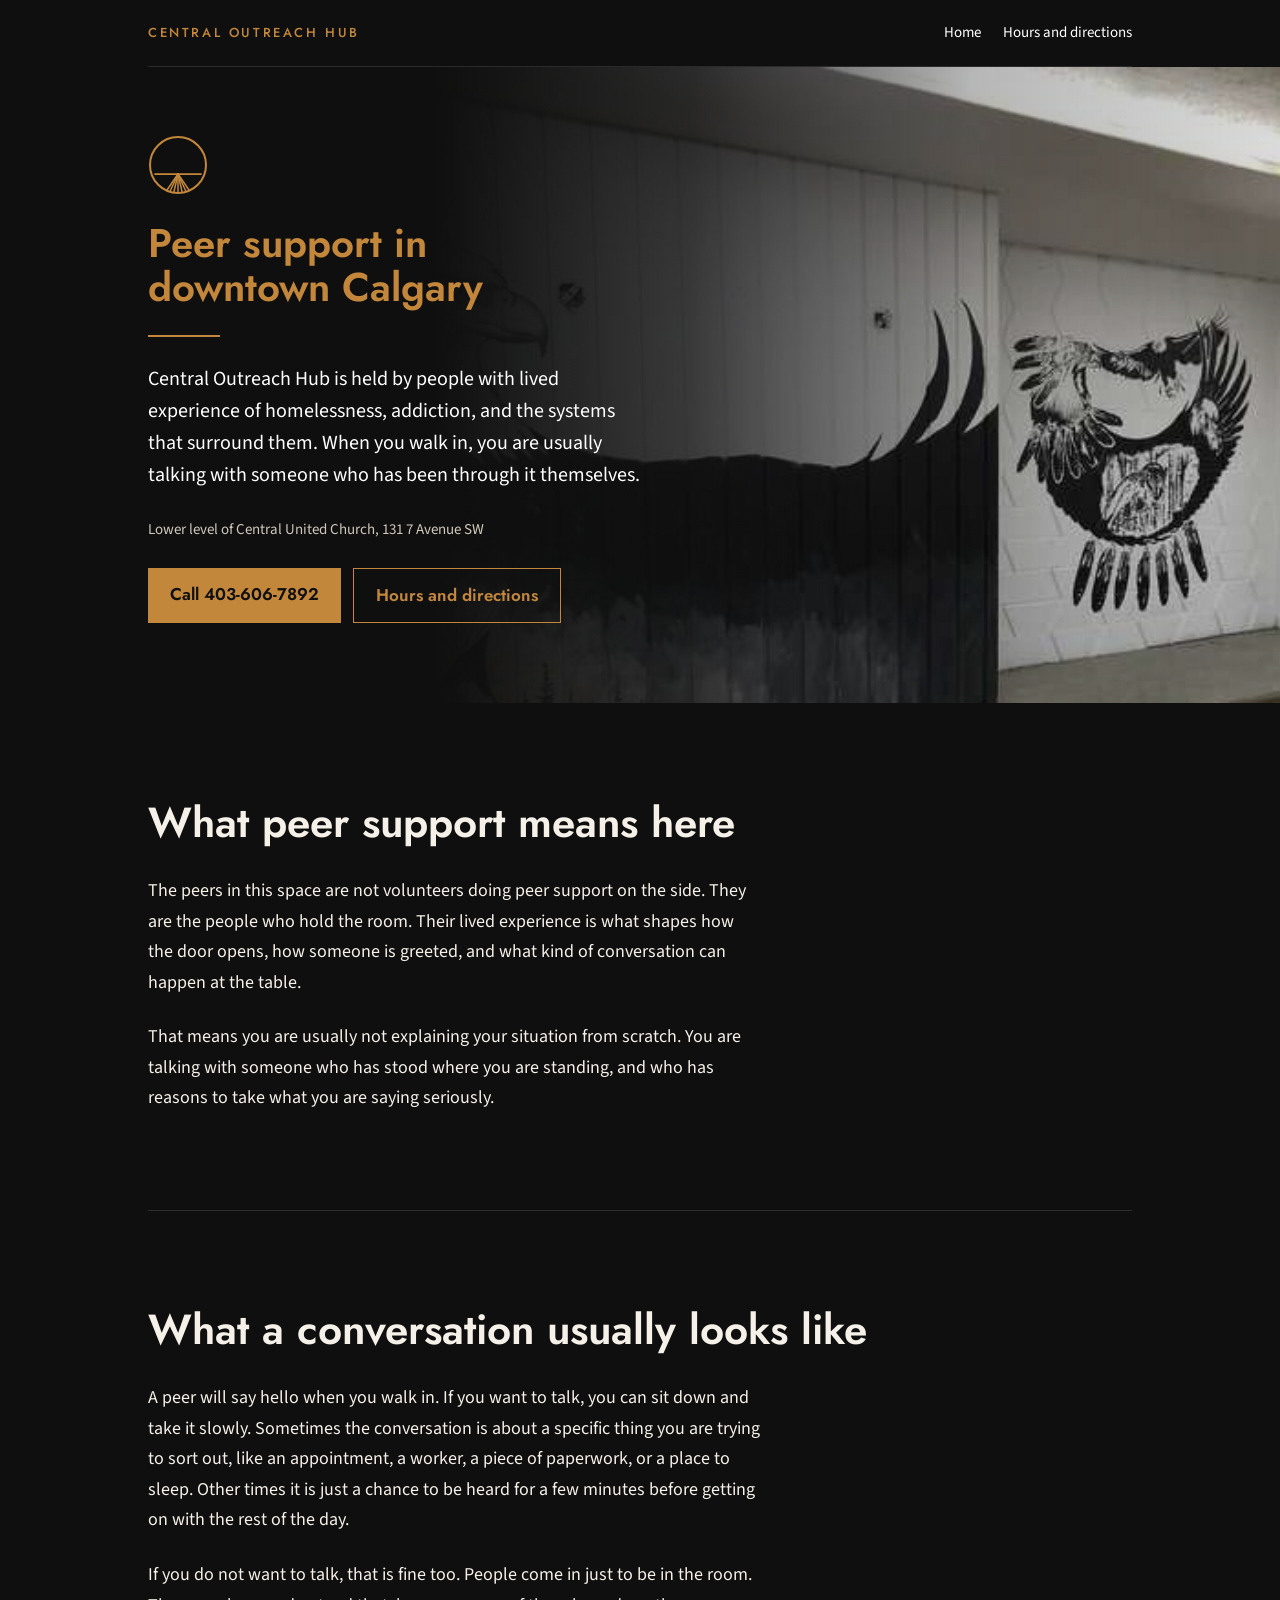
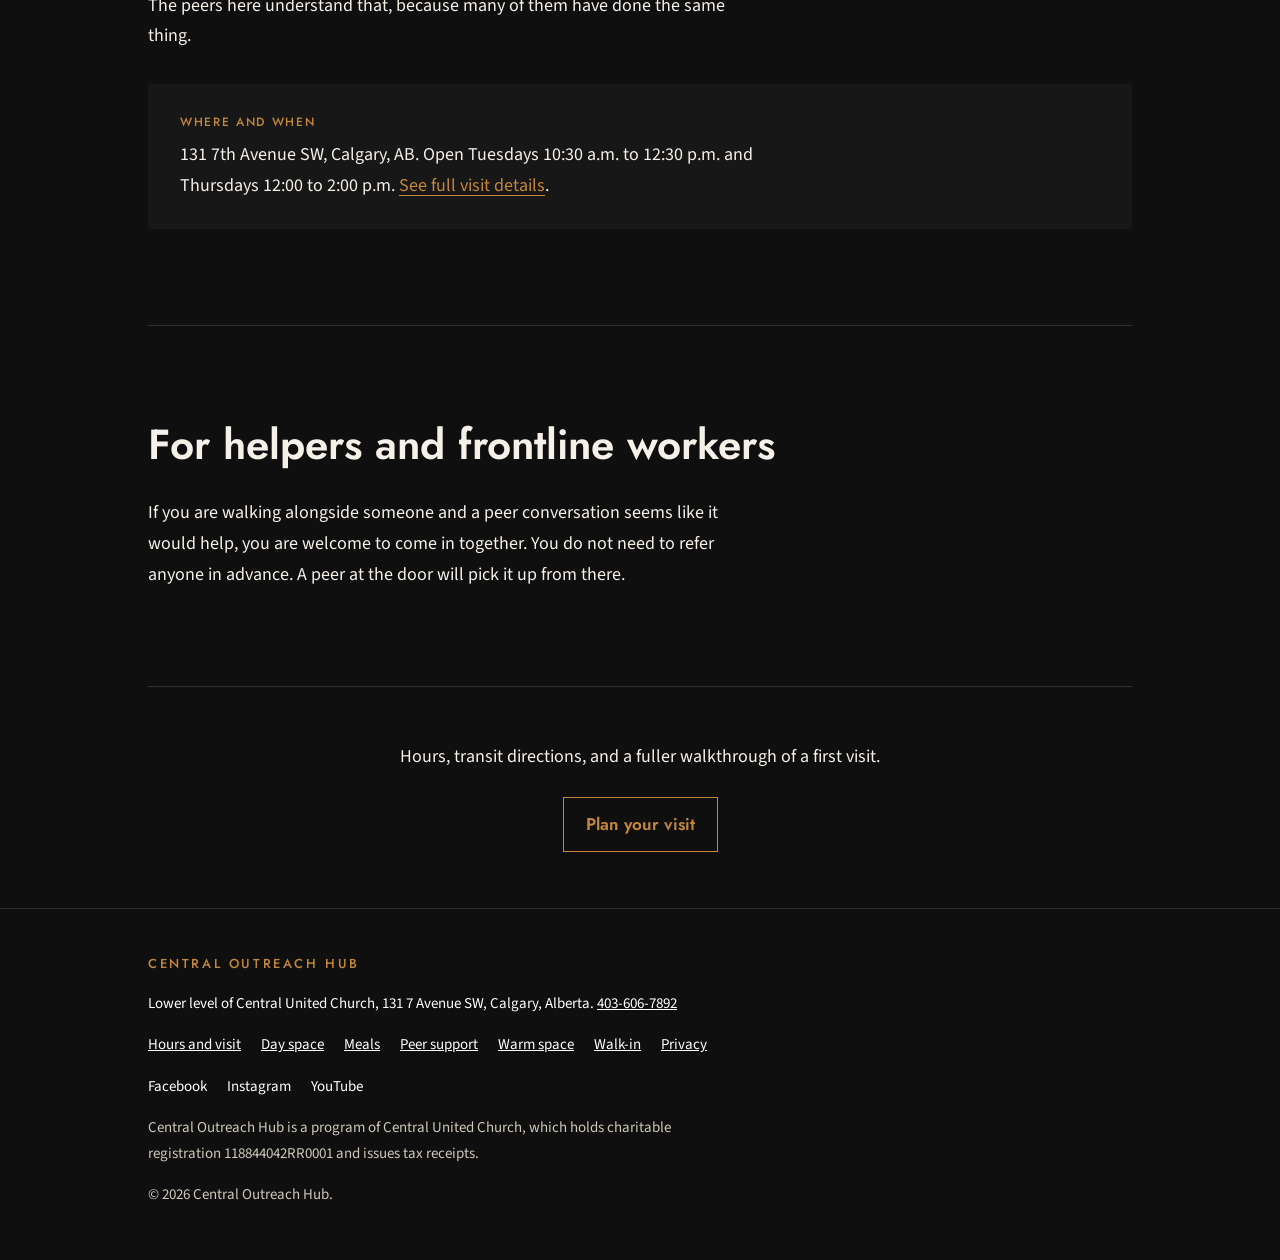
<file: peer-support.html>
<!DOCTYPE html>
<html lang="en">
<head>
<meta charset="UTF-8">
<meta name="viewport" content="width=device-width, initial-scale=1.0">
<meta name="robots" content="index, follow, max-image-preview:large, max-snippet:-1">
<meta name="theme-color" content="#0F0F0F">

<title>Peer Support in Downtown Calgary | Central Outreach Hub</title>
<meta name="description" content="Peer-led support in downtown Calgary. Talk with someone who has been through the same systems. 131 7th Avenue SW. Open Tuesdays and Thursdays.">
<link rel="canonical" href="https://centraloutreachhub.ca/peer-support">

<meta name="geo.region" content="CA-AB">
<meta name="geo.placename" content="Calgary">
<meta name="geo.position" content="51.04628;-114.06504">
<meta name="ICBM" content="51.04628, -114.06504">

<meta property="og:type" content="website">
<meta property="og:site_name" content="Central Outreach Hub">
<meta property="og:title" content="Peer Support in Downtown Calgary | Central Outreach Hub">
<meta property="og:description" content="Peer-led support in downtown Calgary. Talk with someone who has been through the same systems. 131 7th Avenue SW. Open Tuesdays and Thursdays.">
<meta property="og:url" content="https://centraloutreachhub.ca/peer-support">
<meta property="og:image" content="https://centraloutreachhub.ca/og-image.png">
<meta property="og:image:width" content="1200">
<meta property="og:image:height" content="630">
<meta property="og:image:alt" content="Central Outreach Hub, an open space in downtown Calgary">
<meta property="og:locale" content="en_CA">

<meta name="twitter:card" content="summary_large_image">
<meta name="twitter:title" content="Peer Support in Downtown Calgary | Central Outreach Hub">
<meta name="twitter:description" content="Peer-led support in downtown Calgary. Talk with someone who has been through the same systems. 131 7th Avenue SW. Open Tuesdays and Thursdays.">
<meta name="twitter:image" content="https://centraloutreachhub.ca/og-image.png">

<link rel="icon" type="image/png" href="/favicon.png">
<link rel="apple-touch-icon" href="/apple-touch-icon.png">

<link rel="preconnect" href="https://fonts.googleapis.com">
<link rel="preconnect" href="https://fonts.gstatic.com" crossorigin>
<link href="https://fonts.googleapis.com/css2?family=Jost:wght@500;600&family=Source+Sans+3:wght@400;600&display=swap" rel="stylesheet">

<script type="application/ld+json">
{
  "@context": "https://schema.org",
  "@type": "WebPage",
  "name": "Peer Support in Downtown Calgary",
  "url": "https://centraloutreachhub.ca/peer-support",
  "description": "Peer-led support in downtown Calgary. Talk with someone who has been through the same systems. 131 7th Avenue SW. Open Tuesdays and Thursdays.",
  "isPartOf": {
    "@type": "WebSite",
    "name": "Central Outreach Hub",
    "url": "https://centraloutreachhub.ca/"
  },
  "about": {
    "@type": [
      "NGO",
      "LocalBusiness"
    ],
    "name": "Central Outreach Hub",
    "telephone": "+1-403-606-7892",
    "address": {
      "@type": "PostalAddress",
      "streetAddress": "131 7th Avenue SW",
      "addressLocality": "Calgary",
      "addressRegion": "AB",
      "addressCountry": "CA"
    },
    "geo": {
      "@type": "GeoCoordinates",
      "latitude": 51.04628,
      "longitude": -114.06504
    },
    "@id": "https://centraloutreachhub.ca/#organization",
    "url": "https://centraloutreachhub.ca/"
  },
  "breadcrumb": {
    "@type": "BreadcrumbList",
    "itemListElement": [
      {
        "@type": "ListItem",
        "position": 1,
        "name": "Home",
        "item": "https://centraloutreachhub.ca/"
      },
      {
        "@type": "ListItem",
        "position": 2,
        "name": "Peer Support",
        "item": "https://centraloutreachhub.ca/peer-support"
      }
    ]
  }
}
</script>
<link rel="stylesheet" href="/site.css">
</head>
<body>
<a class="skip" href="#main">Skip to content</a>
<div class="cover"><div class="in">
  <div class="topbar"><a class="name" href="/">Central Outreach Hub</a><nav aria-label="Main"><a href="/">Home</a><a href="/visit">Hours and directions</a><!-- HELD (CONFIRM 5): Donate button returns once Roberto confirms the route --></nav></div>
</div><div class="mural"><div class="in">
  <div class="hero solo">
    <div class="txt">
      <svg class="mark" viewBox="0 0 120 120" fill="none" xmlns="http://www.w3.org/2000/svg" role="img" aria-label="Central Outreach Hub logo"><defs><clipPath id="lg"><circle cx="60" cy="60" r="55"/></clipPath></defs><circle cx="60" cy="60" r="56" stroke="#C3873C" stroke-width="4"/><g clip-path="url(#lg)" stroke="#C3873C" stroke-linecap="round"><line x1="14" y1="78" x2="106" y2="78" stroke-width="3.5"/><line x1="60" y1="78" x2="36" y2="113" stroke-width="3"/><line x1="60" y1="78" x2="44" y2="113" stroke-width="3"/><line x1="60" y1="78" x2="52" y2="113" stroke-width="3"/><line x1="60" y1="78" x2="60" y2="113" stroke-width="3"/><line x1="60" y1="78" x2="68" y2="113" stroke-width="3"/><line x1="60" y1="78" x2="76" y2="113" stroke-width="3"/><line x1="60" y1="78" x2="84" y2="113" stroke-width="3"/></g></svg>
      <h1>Peer support in downtown Calgary</h1>
      <div class="line"></div>
      <p class="sub">Central Outreach Hub is held by people with lived experience of homelessness, addiction, and the systems that surround them. When you walk in, you are usually talking with someone who has been through it themselves.</p>
      <p class="meta">Lower level of Central United Church, 131 7 Avenue SW</p>
      <div class="btns"><a class="btn gold" href="tel:+14036067892">Call 403-606-7892</a><a class="btn outline" href="/visit">Hours and directions</a></div>
    </div>
  </div>
</div></div></div>

<main id="main" class="in pages">

  <section class="page">
    <h2>What peer support means here</h2>
    <p>The peers in this space are not volunteers doing peer support on the side. They are the people who hold the room. Their lived experience is what shapes how the door opens, how someone is greeted, and what kind of conversation can happen at the table.</p>
    <p>That means you are usually not explaining your situation from scratch. You are talking with someone who has stood where you are standing, and who has reasons to take what you are saying seriously.</p>
  </section>

  <section class="page">
    <h2>What a conversation usually looks like</h2>
    <p>A peer will say hello when you walk in. If you want to talk, you can sit down and take it slowly. Sometimes the conversation is about a specific thing you are trying to sort out, like an appointment, a worker, a piece of paperwork, or a place to sleep. Other times it is just a chance to be heard for a few minutes before getting on with the rest of the day.</p>
    <p>If you do not want to talk, that is fine too. People come in just to be in the room. The peers here understand that, because many of them have done the same thing.</p>
    <div class="callout"><span class="tag">Where and when</span><p>131 7th Avenue SW, Calgary, AB. Open Tuesdays 10:30 a.m. to 12:30 p.m. and Thursdays 12:00 to 2:00 p.m. <a href="/visit">See full visit details</a>.</p></div>
  </section>

  <section class="page">
    <h2>For helpers and frontline workers</h2>
    <p>If you are walking alongside someone and a peer conversation seems like it would help, you are welcome to come in together. You do not need to refer anyone in advance. A peer at the door will pick it up from there.</p>
  </section>

  <section class="page next">
    <p>Hours, transit directions, and a fuller walkthrough of a first visit.</p>
    <a class="btn dark" href="/visit">Plan your visit</a>
  </section>

</main>
<footer><div class="in">
  <span class="name">Central Outreach Hub</span>
  <span>Lower level of Central United Church, 131 7 Avenue SW, Calgary, Alberta. <a href="tel:+14036067892">403-606-7892</a></span>
  <div class="links"><a href="/visit">Hours and visit</a><a href="/day-space">Day space</a><a href="/meals">Meals</a><a href="/peer-support">Peer support</a><a href="/warm-space">Warm space</a><a href="/drop-in">Walk-in</a><a href="/privacy">Privacy</a></div>
  <div class="social"><a href="https://www.facebook.com/profile.php?id=61561457046064" target="_blank" rel="noopener noreferrer">Facebook</a><a href="https://www.instagram.com/centraloutreachyyc" target="_blank" rel="noopener noreferrer">Instagram</a><a href="https://youtu.be/IVtSOBE_x9M" target="_blank" rel="noopener noreferrer">YouTube</a></div>
  <span class="legal">Central Outreach Hub is a program of Central United Church, which holds charitable registration 118844042RR0001 and issues tax receipts.</span>
  <span class="legal">&copy; 2026 Central Outreach Hub.</span>
</div></footer>
</body>
</html>
</file>
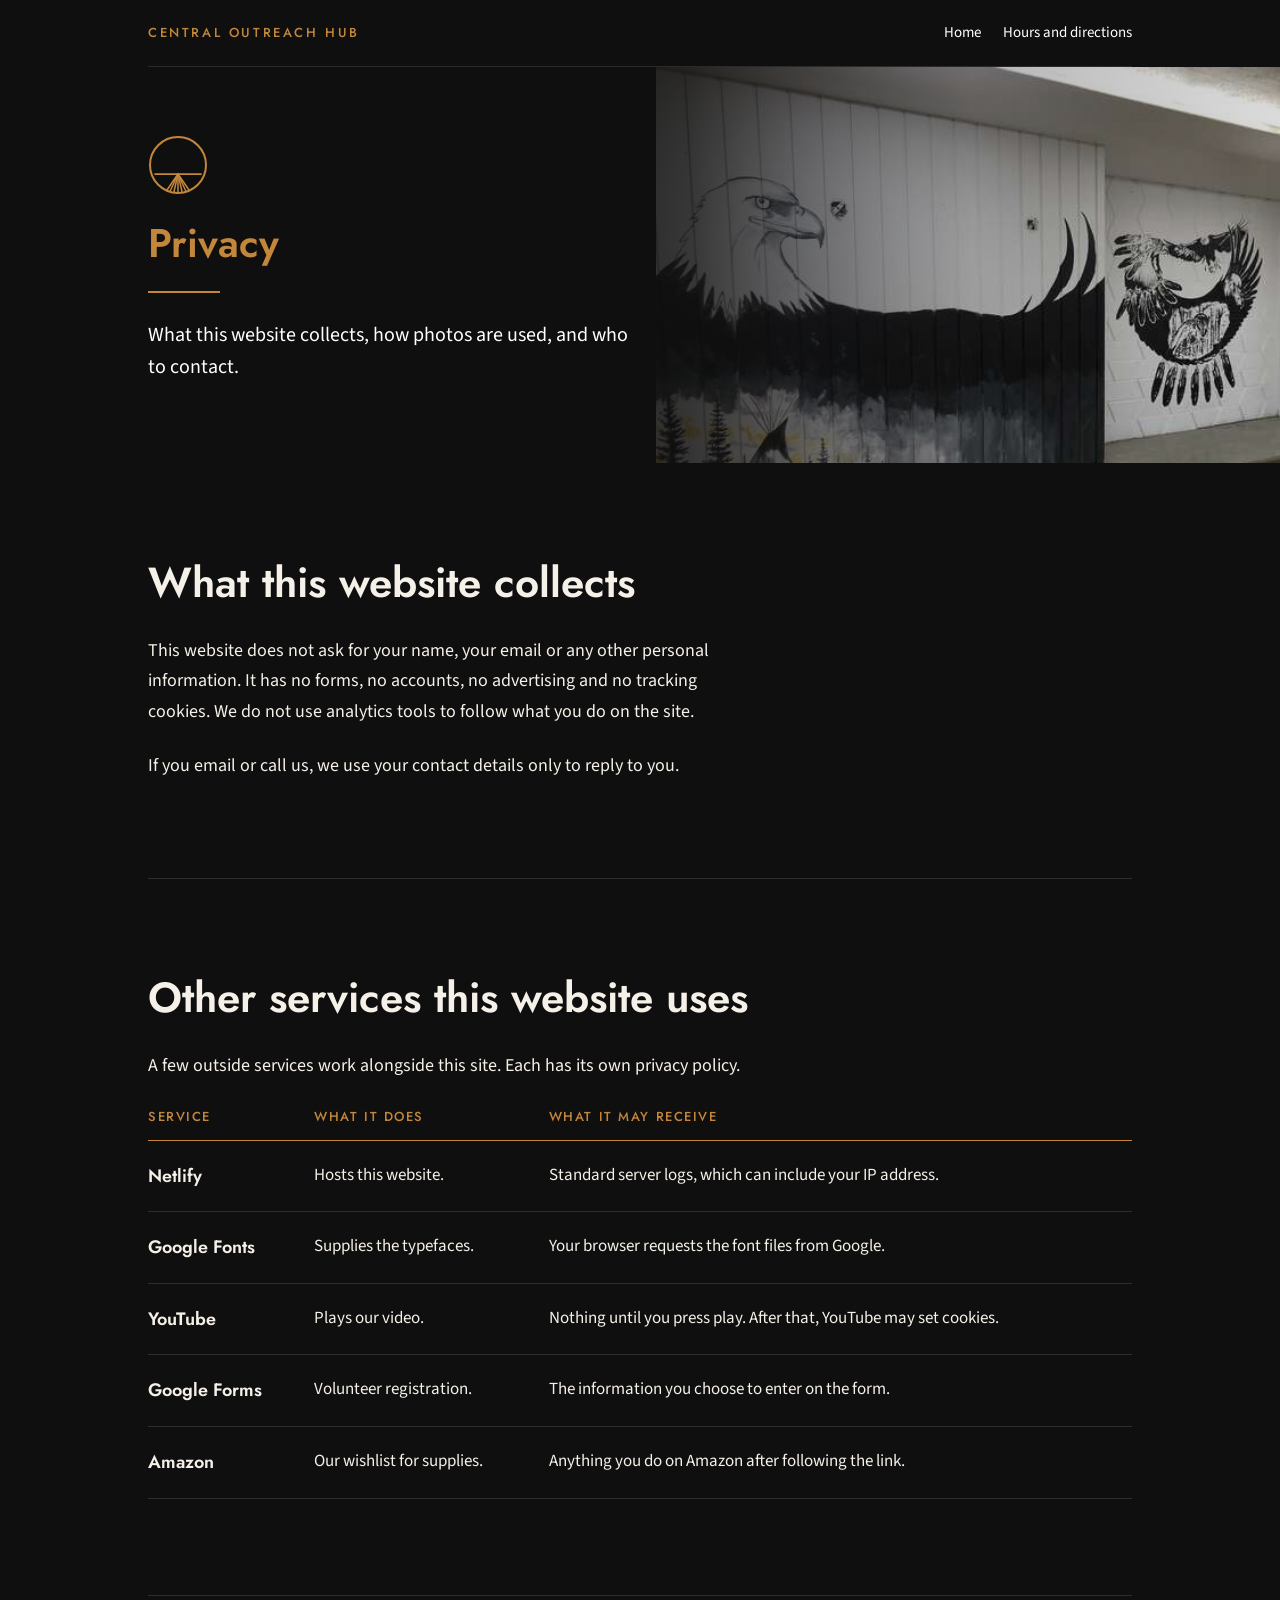
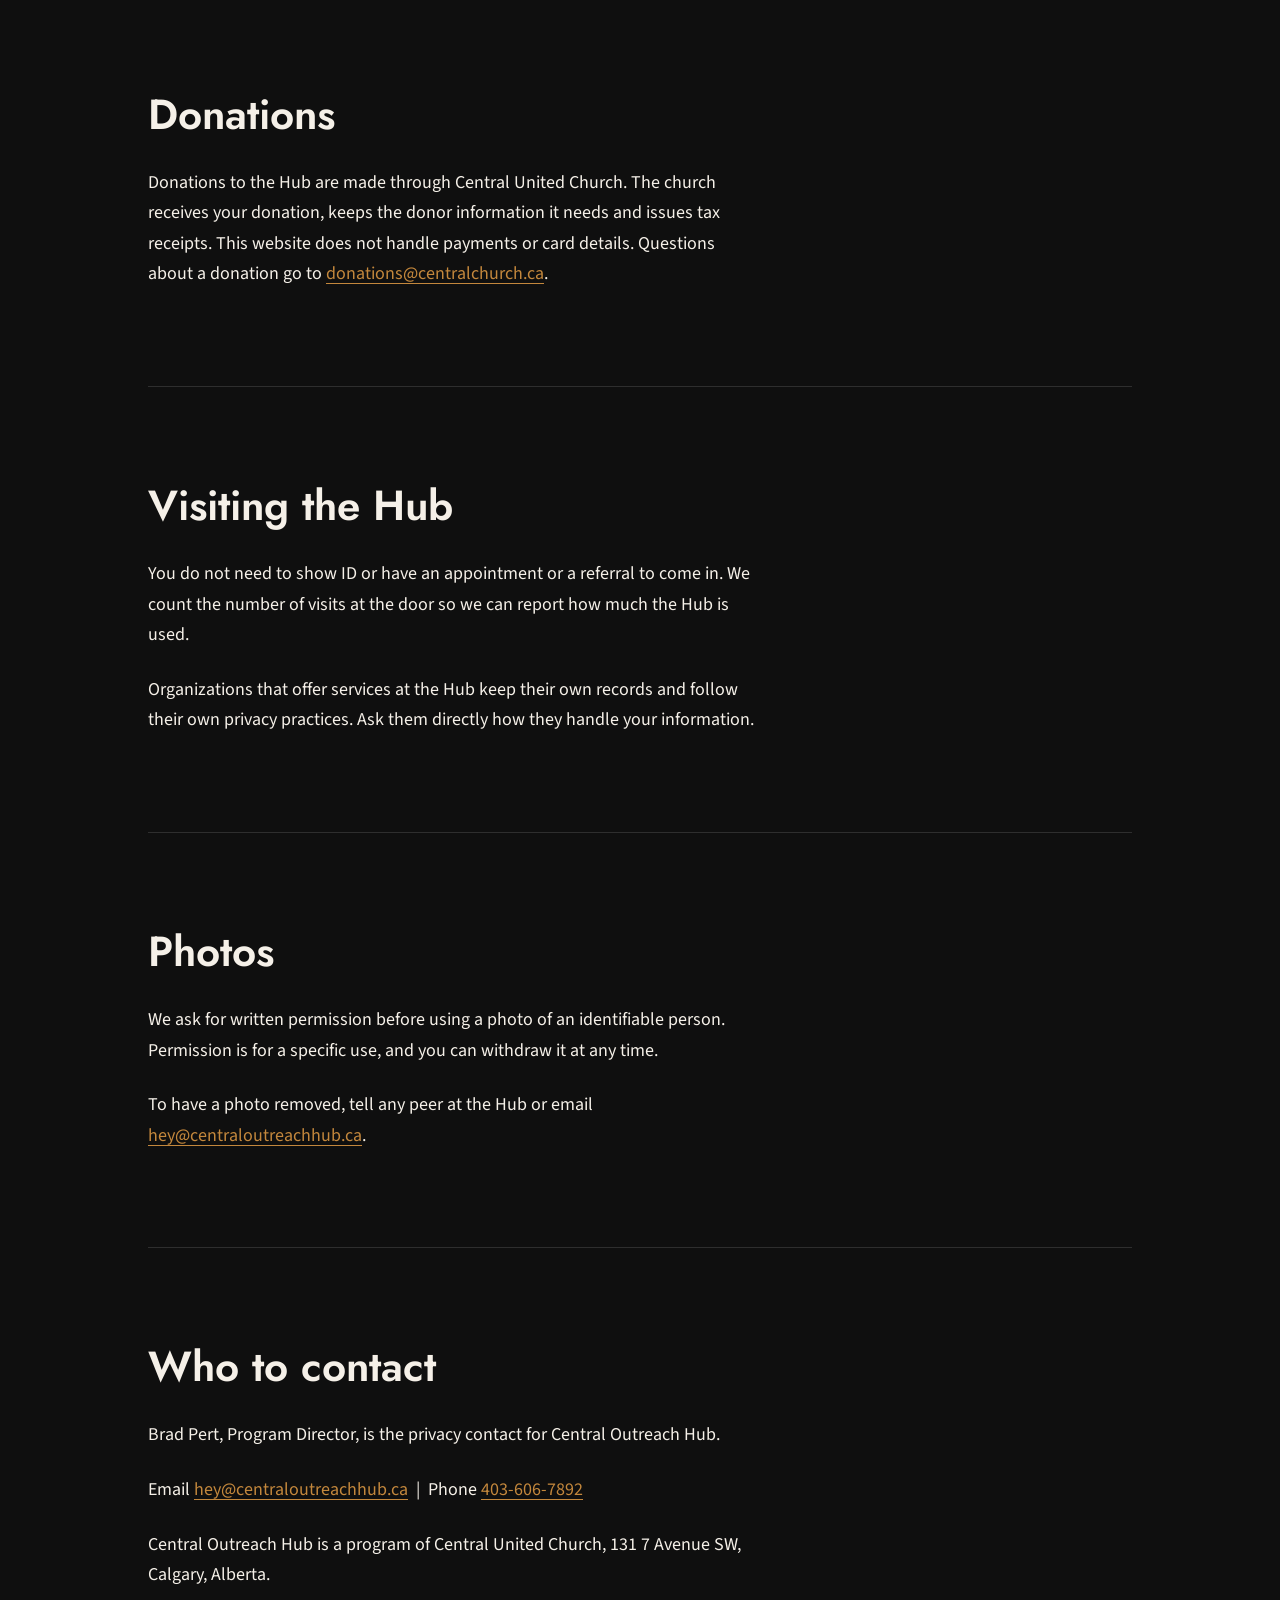
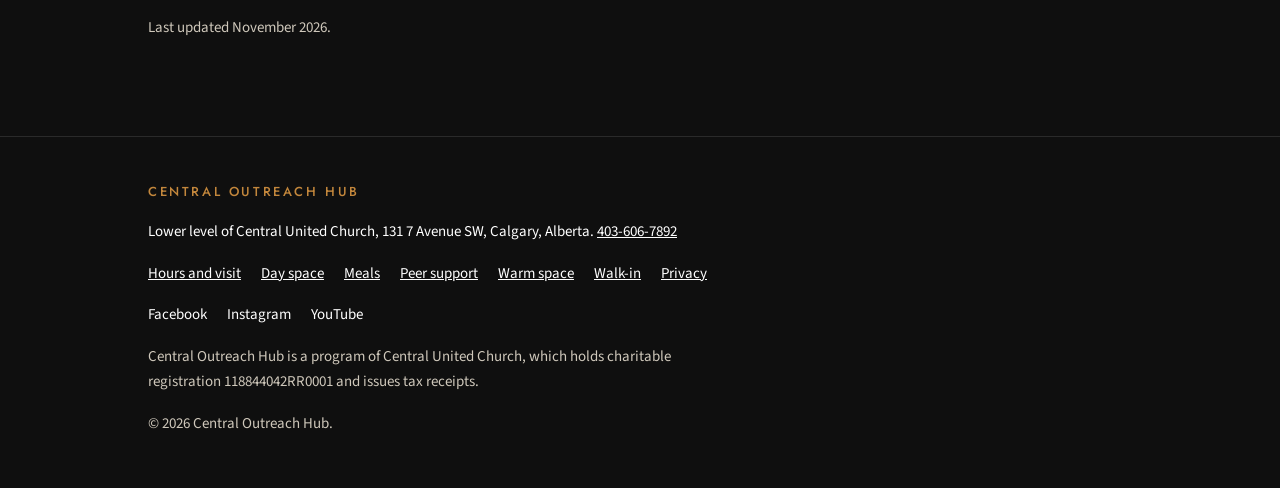
<file: privacy.html>
<!DOCTYPE html>
<html lang="en">
<head>
<meta charset="UTF-8">
<meta name="viewport" content="width=device-width, initial-scale=1.0">
<meta name="robots" content="index, follow, max-image-preview:large, max-snippet:-1">
<meta name="theme-color" content="#0F0F0F">

<!-- Primary SEO -->
<title>Privacy | Central Outreach Hub</title>
<meta name="description" content="What the Central Outreach Hub website collects, how photos are used, and who to contact about privacy.">
<link rel="canonical" href="https://centraloutreachhub.ca/privacy">

<!-- Geo signals -->
<meta name="geo.region" content="CA-AB">
<meta name="geo.placename" content="Calgary">
<meta name="geo.position" content="51.04628;-114.06504">
<meta name="ICBM" content="51.04628, -114.06504">

<!-- Open Graph -->
<meta property="og:type" content="website">
<meta property="og:site_name" content="Central Outreach Hub">
<meta property="og:title" content="Privacy | Central Outreach Hub">
<meta property="og:description" content="What the Central Outreach Hub website collects, how photos are used, and who to contact about privacy.">
<meta property="og:url" content="https://centraloutreachhub.ca/privacy">
<meta property="og:image" content="https://centraloutreachhub.ca/og-image.png">
<meta property="og:image:width" content="1200">
<meta property="og:image:height" content="630">
<meta property="og:image:alt" content="Central Outreach Hub, an open space in downtown Calgary">
<meta property="og:locale" content="en_CA">

<!-- Twitter -->
<meta name="twitter:card" content="summary_large_image">
<meta name="twitter:title" content="Privacy | Central Outreach Hub">
<meta name="twitter:description" content="What the Central Outreach Hub website collects, how photos are used, and who to contact about privacy.">
<meta name="twitter:image" content="https://centraloutreachhub.ca/og-image.png">

<link rel="icon" type="image/png" href="/favicon.png">
<link rel="apple-touch-icon" href="/apple-touch-icon.png">

<link rel="preconnect" href="https://fonts.googleapis.com">
<link rel="preconnect" href="https://fonts.gstatic.com" crossorigin>
<link href="https://fonts.googleapis.com/css2?family=Jost:wght@500;600&family=Source+Sans+3:wght@400;600&display=swap" rel="stylesheet">

<link rel="stylesheet" href="/site.css">
</head>
<body>
<a class="skip" href="#main">Skip to content</a>
<div class="cover"><div class="in">
  <div class="topbar"><a class="name" href="/">Central Outreach Hub</a><nav aria-label="Main"><a href="/">Home</a><a href="/visit">Hours and directions</a><!-- HELD (CONFIRM 5): Donate button returns once Roberto confirms the route --></nav></div>
</div><div class="mural"><div class="in">
  <div class="hero solo">
    <div class="txt">
      <svg class="mark" viewBox="0 0 120 120" fill="none" xmlns="http://www.w3.org/2000/svg" role="img" aria-label="Central Outreach Hub logo"><defs><clipPath id="lg"><circle cx="60" cy="60" r="55"/></clipPath></defs><circle cx="60" cy="60" r="56" stroke="#C3873C" stroke-width="4"/><g clip-path="url(#lg)" stroke="#C3873C" stroke-linecap="round"><line x1="14" y1="78" x2="106" y2="78" stroke-width="3.5"/><line x1="60" y1="78" x2="36" y2="113" stroke-width="3"/><line x1="60" y1="78" x2="44" y2="113" stroke-width="3"/><line x1="60" y1="78" x2="52" y2="113" stroke-width="3"/><line x1="60" y1="78" x2="60" y2="113" stroke-width="3"/><line x1="60" y1="78" x2="68" y2="113" stroke-width="3"/><line x1="60" y1="78" x2="76" y2="113" stroke-width="3"/><line x1="60" y1="78" x2="84" y2="113" stroke-width="3"/></g></svg>
      <h1>Privacy</h1>
      <div class="line"></div>
      <p class="sub">What this website collects, how photos are used, and who to contact.</p>
    </div>
  </div>
</div></div></div>

<main id="main" class="in pages">

  <section class="page">
    <h2>What this website collects</h2>
    <p>This website does not ask for your name, your email or any other personal information. It has no forms, no accounts, no advertising and no tracking cookies. We do not use analytics tools to follow what you do on the site.</p>
    <p>If you email or call us, we use your contact details only to reply to you.</p>
  </section>

  <section class="page">
    <h2>Other services this website uses</h2>
    <p>A few outside services work alongside this site. Each has its own privacy policy.</p>
    <div class="scroll"><table>
      <tr><th scope="col">Service</th><th scope="col">What it does</th><th scope="col">What it may receive</th></tr>
      <tr><td class="k">Netlify</td><td>Hosts this website.</td><td>Standard server logs, which can include your IP address.</td></tr>
      <tr><td class="k">Google Fonts</td><td>Supplies the typefaces.</td><td>Your browser requests the font files from Google.</td></tr>
      <tr><td class="k">YouTube</td><td>Plays our video.</td><td>Nothing until you press play. After that, YouTube may set cookies.</td></tr>
      <tr><td class="k">Google Forms</td><td>Volunteer registration.</td><td>The information you choose to enter on the form.</td></tr>
      <tr><td class="k">Amazon</td><td>Our wishlist for supplies.</td><td>Anything you do on Amazon after following the link.</td></tr>
    </table></div>
  </section>

  <section class="page">
    <h2>Donations</h2>
    <p>Donations to the Hub are made through Central United Church. The church receives your donation, keeps the donor information it needs and issues tax receipts. This website does not handle payments or card details. Questions about a donation go to <a href="mailto:donations@centralchurch.ca">donations@centralchurch.ca</a>.</p>
  </section>

  <section class="page">
    <h2>Visiting the Hub</h2>
    <p>You do not need to show ID or have an appointment or a referral to come in. We count the number of visits at the door so we can report how much the Hub is used.</p>
    <p>Organizations that offer services at the Hub keep their own records and follow their own privacy practices. Ask them directly how they handle your information.</p>
  </section>

  <section class="page">
    <h2>Photos</h2>
    <p>We ask for written permission before using a photo of an identifiable person. Permission is for a specific use, and you can withdraw it at any time.</p>
    <p>To have a photo removed, tell any peer at the Hub or email <a href="mailto:hey@centraloutreachhub.ca">hey@centraloutreachhub.ca</a>.</p>
  </section>

  <section class="page">
    <h2>Who to contact</h2>
    <p>Brad Pert, Program Director, is the privacy contact for Central Outreach Hub.</p>
    <p>Email <a href="mailto:hey@centraloutreachhub.ca">hey@centraloutreachhub.ca</a> &nbsp;|&nbsp; Phone <a href="tel:+14036067892">403-606-7892</a></p>
    <p>Central Outreach Hub is a program of Central United Church, 131 7 Avenue SW, Calgary, Alberta.</p>
    <p class="small">Last updated November 2026.</p>
  </section>

</main>
<footer><div class="in">
  <span class="name">Central Outreach Hub</span>
  <span>Lower level of Central United Church, 131 7 Avenue SW, Calgary, Alberta. <a href="tel:+14036067892">403-606-7892</a></span>
  <div class="links"><a href="/visit">Hours and visit</a><a href="/day-space">Day space</a><a href="/meals">Meals</a><a href="/peer-support">Peer support</a><a href="/warm-space">Warm space</a><a href="/drop-in">Walk-in</a><a href="/privacy">Privacy</a></div>
  <div class="social"><a href="https://www.facebook.com/profile.php?id=61561457046064" target="_blank" rel="noopener noreferrer">Facebook</a><a href="https://www.instagram.com/centraloutreachyyc" target="_blank" rel="noopener noreferrer">Instagram</a><a href="https://youtu.be/IVtSOBE_x9M" target="_blank" rel="noopener noreferrer">YouTube</a></div>
  <span class="legal">Central Outreach Hub is a program of Central United Church, which holds charitable registration 118844042RR0001 and issues tax receipts.</span>
  <span class="legal">&copy; 2026 Central Outreach Hub.</span>
</div></footer>
</body>
</html>
</file>
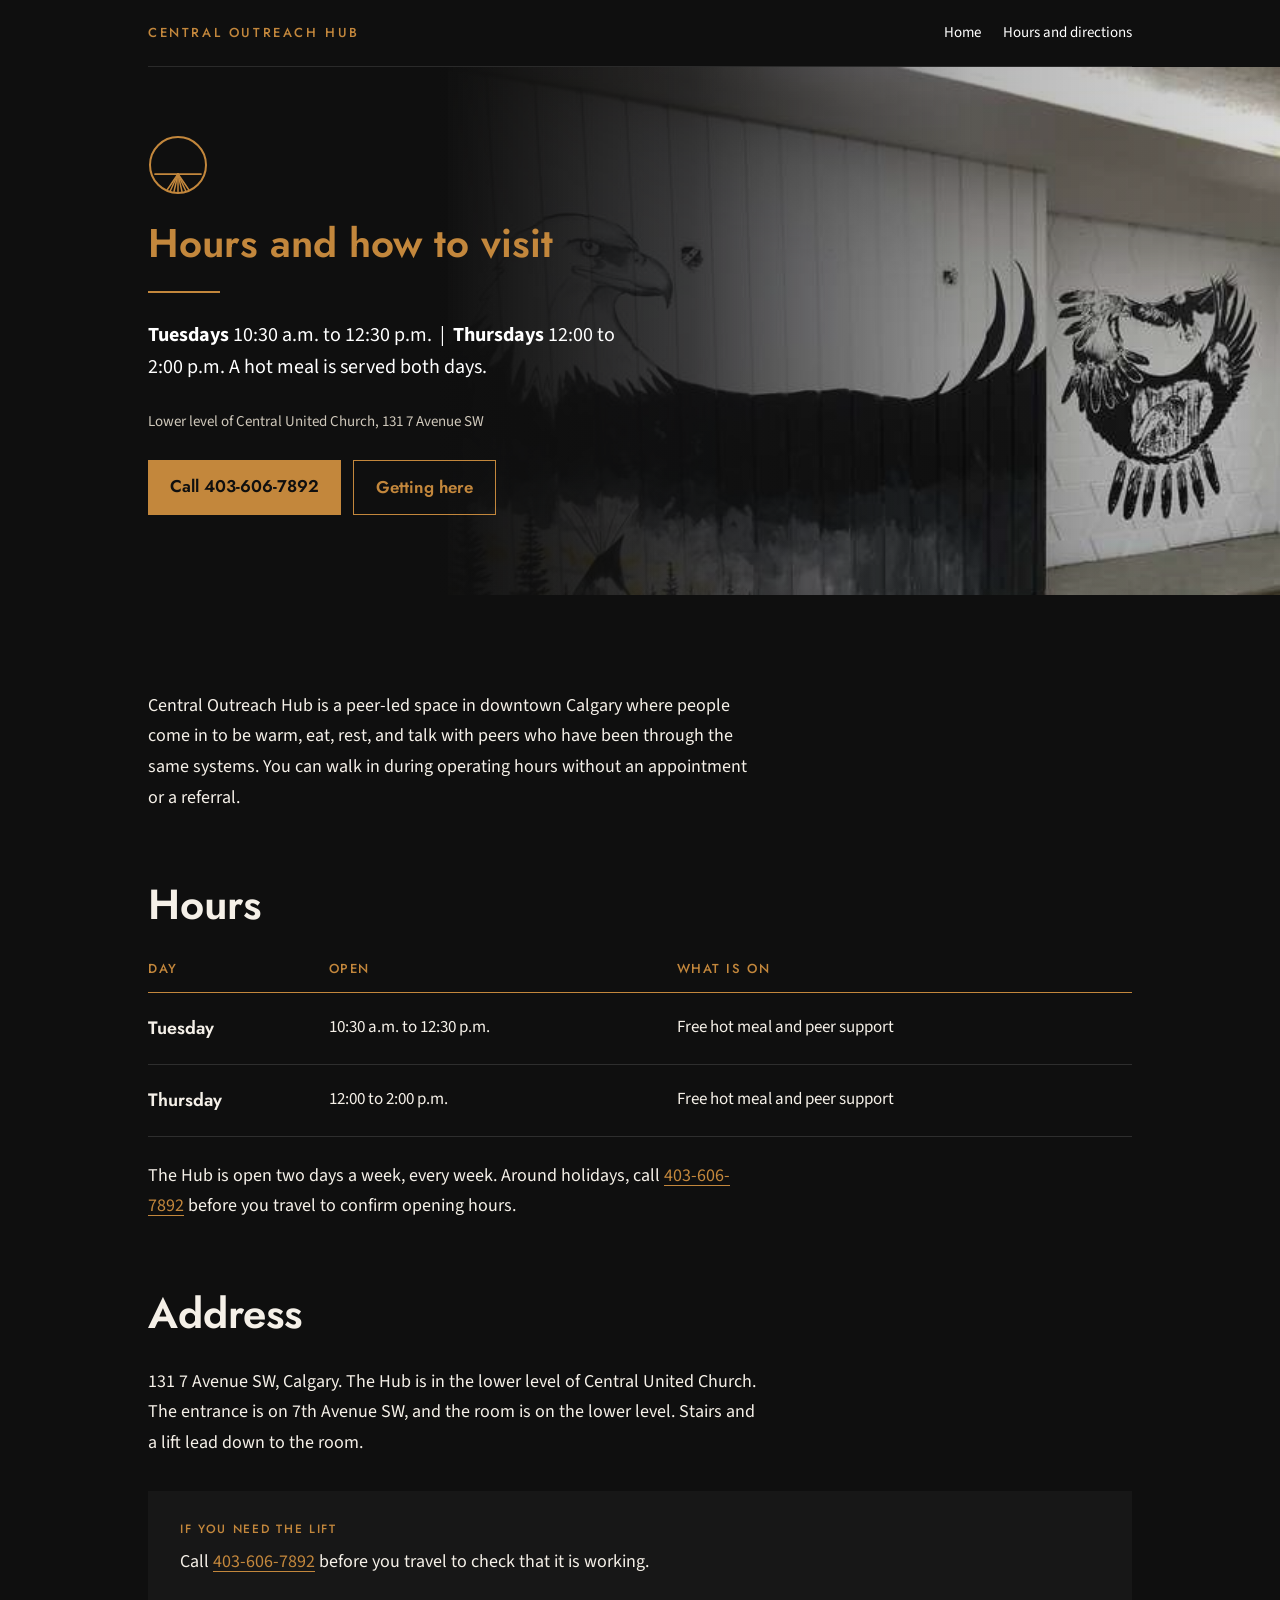
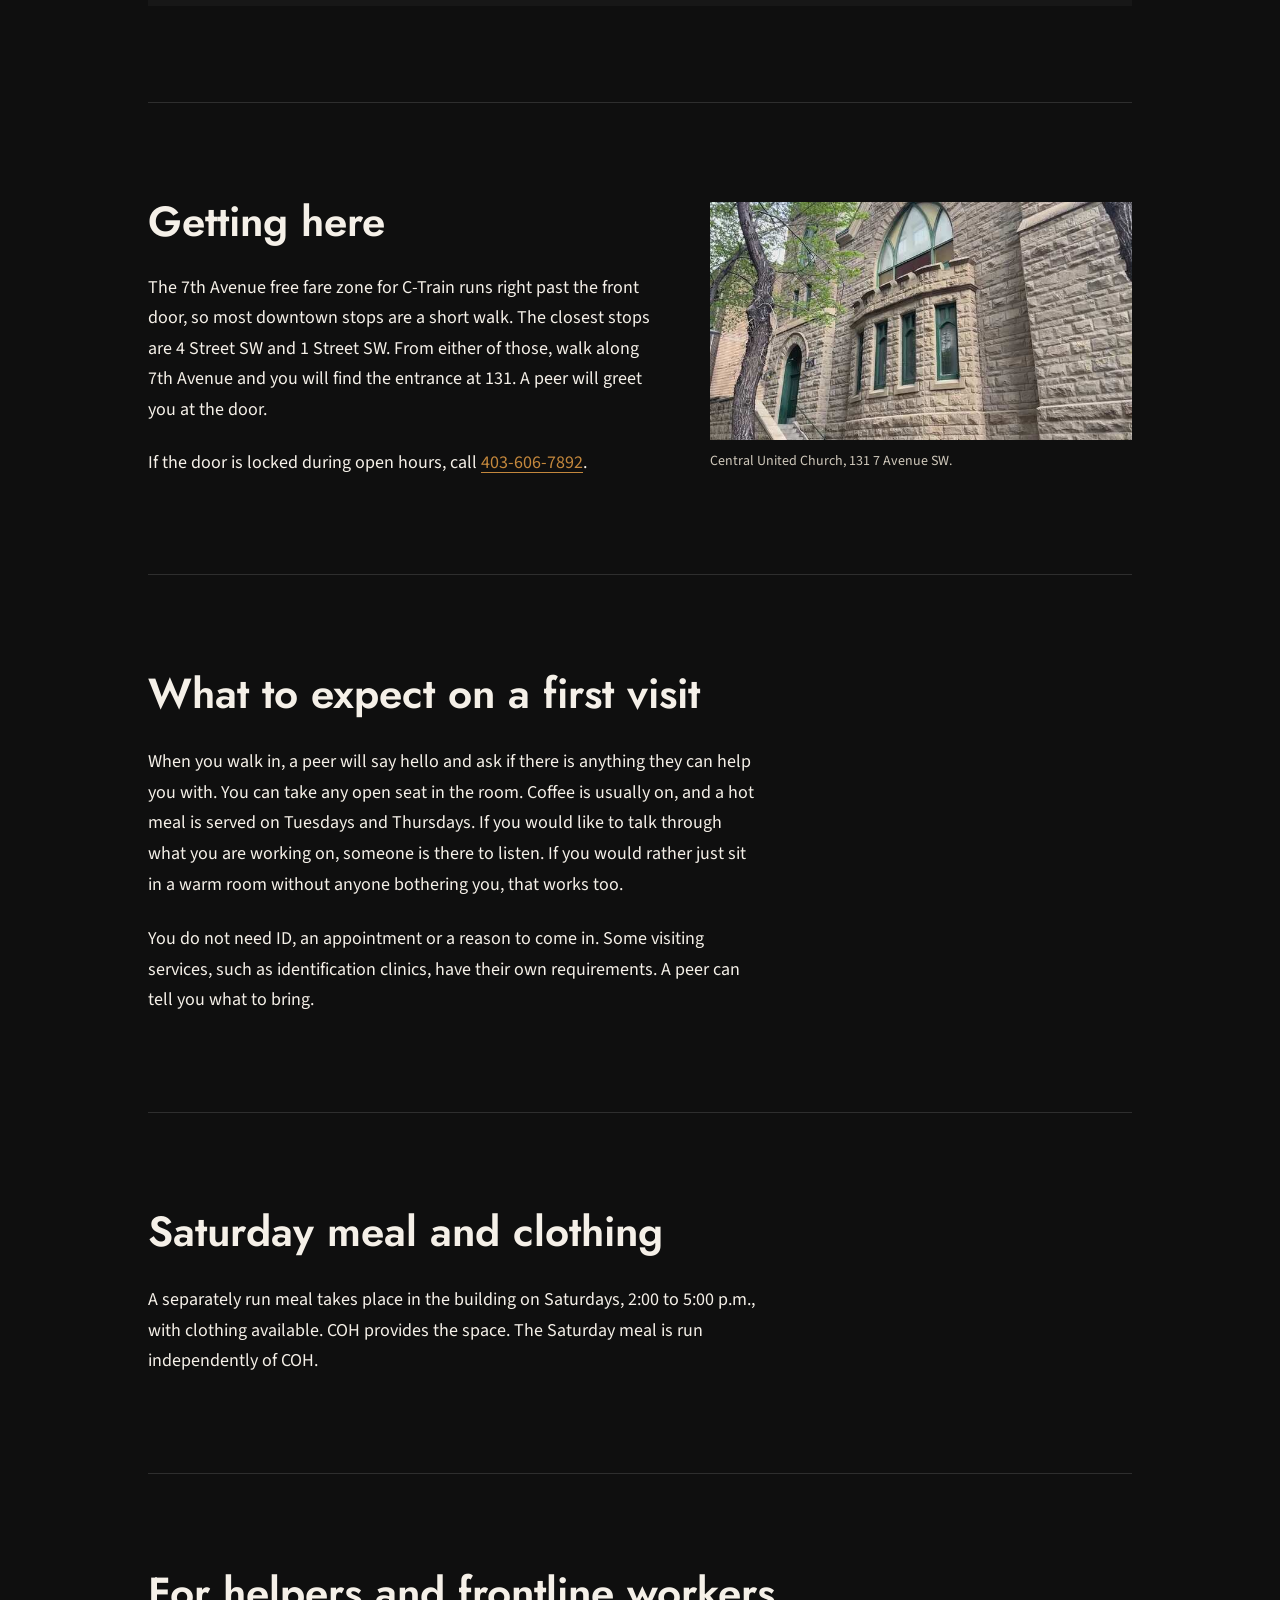
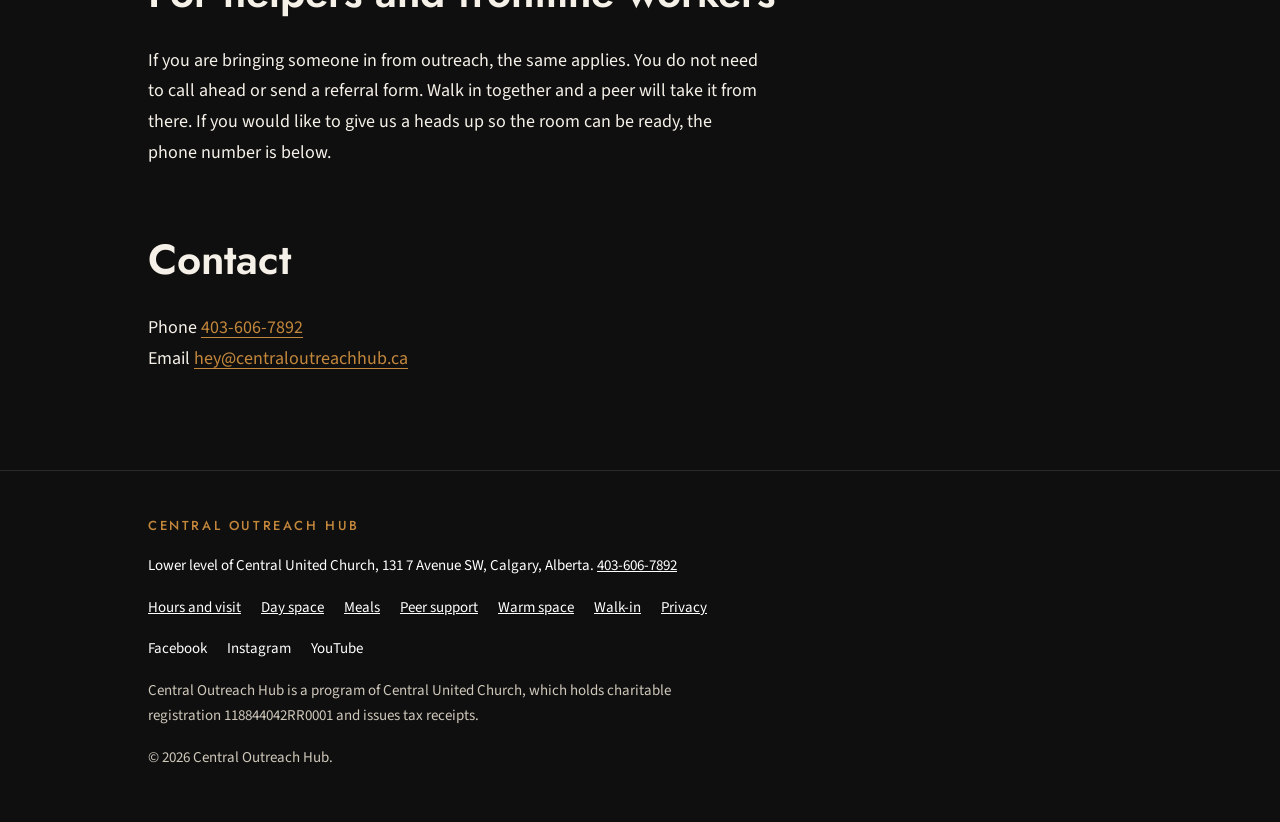
<file: visit.html>
<!DOCTYPE html>
<html lang="en">
<head>
<meta charset="UTF-8">
<meta name="viewport" content="width=device-width, initial-scale=1.0">
<meta name="robots" content="index, follow, max-image-preview:large, max-snippet:-1">
<meta name="theme-color" content="#0F0F0F">

<!-- Primary SEO -->
<title>Hours and How to Visit | Central Outreach Hub, Downtown Calgary</title>
<meta name="description" content="Hours, address, and how to get to Central Outreach Hub at 131 7th Avenue SW in downtown Calgary. A peer-led space open Tuesdays and Thursdays.">
<link rel="canonical" href="https://centraloutreachhub.ca/visit">

<!-- Geo signals -->
<meta name="geo.region" content="CA-AB">
<meta name="geo.placename" content="Calgary">
<meta name="geo.position" content="51.04628;-114.06504">
<meta name="ICBM" content="51.04628, -114.06504">

<!-- Open Graph -->
<meta property="og:type" content="website">
<meta property="og:site_name" content="Central Outreach Hub">
<meta property="og:title" content="Hours and How to Visit | Central Outreach Hub">
<meta property="og:description" content="Hours, address, and how to get to Central Outreach Hub at 131 7th Avenue SW in downtown Calgary. A peer-led space open Tuesdays and Thursdays.">
<meta property="og:url" content="https://centraloutreachhub.ca/visit">
<meta property="og:image" content="https://centraloutreachhub.ca/og-image.png">
<meta property="og:image:width" content="1200">
<meta property="og:image:height" content="630">
<meta property="og:image:alt" content="Central Outreach Hub, an open space in downtown Calgary">
<meta property="og:locale" content="en_CA">

<!-- Twitter -->
<meta name="twitter:card" content="summary_large_image">
<meta name="twitter:title" content="Hours and How to Visit | Central Outreach Hub">
<meta name="twitter:description" content="Hours, address, and how to get to Central Outreach Hub at 131 7th Avenue SW in downtown Calgary. A peer-led space open Tuesdays and Thursdays.">
<meta name="twitter:image" content="https://centraloutreachhub.ca/og-image.png">

<link rel="icon" type="image/png" href="/favicon.png">
<link rel="apple-touch-icon" href="/apple-touch-icon.png">

<link rel="preconnect" href="https://fonts.googleapis.com">
<link rel="preconnect" href="https://fonts.gstatic.com" crossorigin>
<link href="https://fonts.googleapis.com/css2?family=Jost:wght@500;600&family=Source+Sans+3:wght@400;600&display=swap" rel="stylesheet">

<!-- Schema.org for the visit page (WebPage + parent NGO) -->
<script type="application/ld+json">
{
  "@context": "https://schema.org",
  "@type": "WebPage",
  "name": "Hours and How to Visit Central Outreach Hub",
  "url": "https://centraloutreachhub.ca/visit",
  "description": "Hours, address, and how to get to Central Outreach Hub at 131 7th Avenue SW in downtown Calgary. A peer-led space open Tuesdays and Thursdays.",
  "isPartOf": {
    "@type": "WebSite",
    "name": "Central Outreach Hub",
    "url": "https://centraloutreachhub.ca/"
  },
  "about": {
    "@type": [
      "NGO",
      "LocalBusiness"
    ],
    "name": "Central Outreach Hub",
    "telephone": "+1-403-606-7892",
    "address": {
      "@type": "PostalAddress",
      "streetAddress": "131 7th Avenue SW",
      "addressLocality": "Calgary",
      "addressRegion": "AB",
      "addressCountry": "CA"
    },
    "geo": {
      "@type": "GeoCoordinates",
      "latitude": 51.04628,
      "longitude": -114.06504
    },
    "@id": "https://centraloutreachhub.ca/#organization",
    "url": "https://centraloutreachhub.ca/"
  },
  "breadcrumb": {
    "@type": "BreadcrumbList",
    "itemListElement": [
      {
        "@type": "ListItem",
        "position": 1,
        "name": "Home",
        "item": "https://centraloutreachhub.ca/"
      },
      {
        "@type": "ListItem",
        "position": 2,
        "name": "Hours and How to Visit",
        "item": "https://centraloutreachhub.ca/visit"
      }
    ]
  }
}
</script>
<link rel="stylesheet" href="/site.css">
</head>
<body>
<a class="skip" href="#main">Skip to content</a>
<div class="cover"><div class="in">
  <div class="topbar"><a class="name" href="/">Central Outreach Hub</a><nav aria-label="Main"><a href="/">Home</a><a href="/visit">Hours and directions</a><!-- HELD (CONFIRM 5): Donate button returns once Roberto confirms the route --></nav></div>
</div><div class="mural"><div class="in">
  <div class="hero solo">
    <div class="txt">
      <svg class="mark" viewBox="0 0 120 120" fill="none" xmlns="http://www.w3.org/2000/svg" role="img" aria-label="Central Outreach Hub logo"><defs><clipPath id="lg"><circle cx="60" cy="60" r="55"/></clipPath></defs><circle cx="60" cy="60" r="56" stroke="#C3873C" stroke-width="4"/><g clip-path="url(#lg)" stroke="#C3873C" stroke-linecap="round"><line x1="14" y1="78" x2="106" y2="78" stroke-width="3.5"/><line x1="60" y1="78" x2="36" y2="113" stroke-width="3"/><line x1="60" y1="78" x2="44" y2="113" stroke-width="3"/><line x1="60" y1="78" x2="52" y2="113" stroke-width="3"/><line x1="60" y1="78" x2="60" y2="113" stroke-width="3"/><line x1="60" y1="78" x2="68" y2="113" stroke-width="3"/><line x1="60" y1="78" x2="76" y2="113" stroke-width="3"/><line x1="60" y1="78" x2="84" y2="113" stroke-width="3"/></g></svg>
      <h1>Hours and how to visit</h1>
      <div class="line"></div>
      <p class="sub"><strong>Tuesdays</strong> 10:30 a.m. to 12:30 p.m. &nbsp;|&nbsp; <strong>Thursdays</strong> 12:00 to 2:00 p.m. A hot meal is served both days.</p>
      <p class="meta">Lower level of Central United Church, 131 7 Avenue SW</p>
      <div class="btns"><a class="btn gold" href="tel:+14036067892">Call 403-606-7892</a><a class="btn outline" href="#directions">Getting here</a></div>
    </div>
  </div>
</div></div></div>

<main id="main" class="in pages">

  <section class="page">
    <p>Central Outreach Hub is a peer-led space in downtown Calgary where people come in to be warm, eat, rest, and talk with peers who have been through the same systems. You can walk in during operating hours without an appointment or a referral.</p>
    <h2>Hours</h2>
    <div class="scroll"><table>
        <tr><th scope="col">Day</th><th scope="col">Open</th><th scope="col">What is on</th></tr>
        <tr><td class="k">Tuesday</td><td>10:30 a.m. to 12:30 p.m.</td><td>Free hot meal and peer support</td></tr>
        <tr><td class="k">Thursday</td><td>12:00 to 2:00 p.m.</td><td>Free hot meal and peer support</td></tr>
      </table></div>
    <p>The Hub is open two days a week, every week. Around holidays, call <a href="tel:+14036067892">403-606-7892</a> before you travel to confirm opening hours.</p>
    <h2>Address</h2>
    <p>131 7 Avenue SW, Calgary. The Hub is in the lower level of Central United Church. The entrance is on 7th Avenue SW, and the room is on the lower level. Stairs and a lift lead down to the room.</p>
    <div class="callout">
      <span class="tag">If you need the lift</span>
      <p>Call <a href="tel:+14036067892">403-606-7892</a> before you travel to check that it is working.</p>
    </div>
  </section>

  <section class="page" id="directions">
    <div class="split">
      <div class="stack">
        <h2>Getting here</h2>
        <!-- HELD (CONFIRM 1): 1 Street SW directions wait on the walk-through. -->
        <p>The 7th Avenue free fare zone for C-Train runs right past the front door, so most downtown stops are a short walk. The closest stops are 4 Street SW and 1 Street SW. From either of those, walk along 7th Avenue and you will find the entrance at 131. A peer will greet you at the door.</p>
        <p>If the door is locked during open hours, call <a href="tel:+14036067892">403-606-7892</a>.</p>
      </div>
      <figure><img src="/img/central-united-church.jpg" alt="Sandstone exterior of Central United Church with green doors and arched windows" width="700" height="394" loading="lazy"><figcaption>Central United Church, 131 7 Avenue SW.</figcaption></figure>
    </div>
  </section>

  <section class="page">
    <h2>What to expect on a first visit</h2>
    <p>When you walk in, a peer will say hello and ask if there is anything they can help you with. You can take any open seat in the room. Coffee is usually on, and a hot meal is served on Tuesdays and Thursdays. If you would like to talk through what you are working on, someone is there to listen. If you would rather just sit in a warm room without anyone bothering you, that works too.</p>
    <p>You do not need ID, an appointment or a reason to come in. Some visiting services, such as identification clinics, have their own requirements. A peer can tell you what to bring.</p>
  </section>

  <section class="page">
    <h2>Saturday meal and clothing</h2>
    <p>A separately run meal takes place in the building on Saturdays, 2:00 to 5:00 p.m., with clothing available. COH provides the space. The Saturday meal is run independently of COH.</p>
  </section>

  <section class="page">
    <h2>For helpers and frontline workers</h2>
    <p>If you are bringing someone in from outreach, the same applies. You do not need to call ahead or send a referral form. Walk in together and a peer will take it from there. If you would like to give us a heads up so the room can be ready, the phone number is below.</p>
    <h2>Contact</h2>
    <p>Phone <a href="tel:+14036067892">403-606-7892</a><br>Email <a href="mailto:hey@centraloutreachhub.ca">hey@centraloutreachhub.ca</a></p>
  </section>

</main>
<footer><div class="in">
  <span class="name">Central Outreach Hub</span>
  <span>Lower level of Central United Church, 131 7 Avenue SW, Calgary, Alberta. <a href="tel:+14036067892">403-606-7892</a></span>
  <div class="links"><a href="/visit">Hours and visit</a><a href="/day-space">Day space</a><a href="/meals">Meals</a><a href="/peer-support">Peer support</a><a href="/warm-space">Warm space</a><a href="/drop-in">Walk-in</a><a href="/privacy">Privacy</a></div>
  <div class="social"><a href="https://www.facebook.com/profile.php?id=61561457046064" target="_blank" rel="noopener noreferrer">Facebook</a><a href="https://www.instagram.com/centraloutreachyyc" target="_blank" rel="noopener noreferrer">Instagram</a><a href="https://youtu.be/IVtSOBE_x9M" target="_blank" rel="noopener noreferrer">YouTube</a></div>
  <span class="legal">Central Outreach Hub is a program of Central United Church, which holds charitable registration 118844042RR0001 and issues tax receipts.</span>
  <span class="legal">&copy; 2026 Central Outreach Hub.</span>
</div></footer>
</body>
</html>
</file>
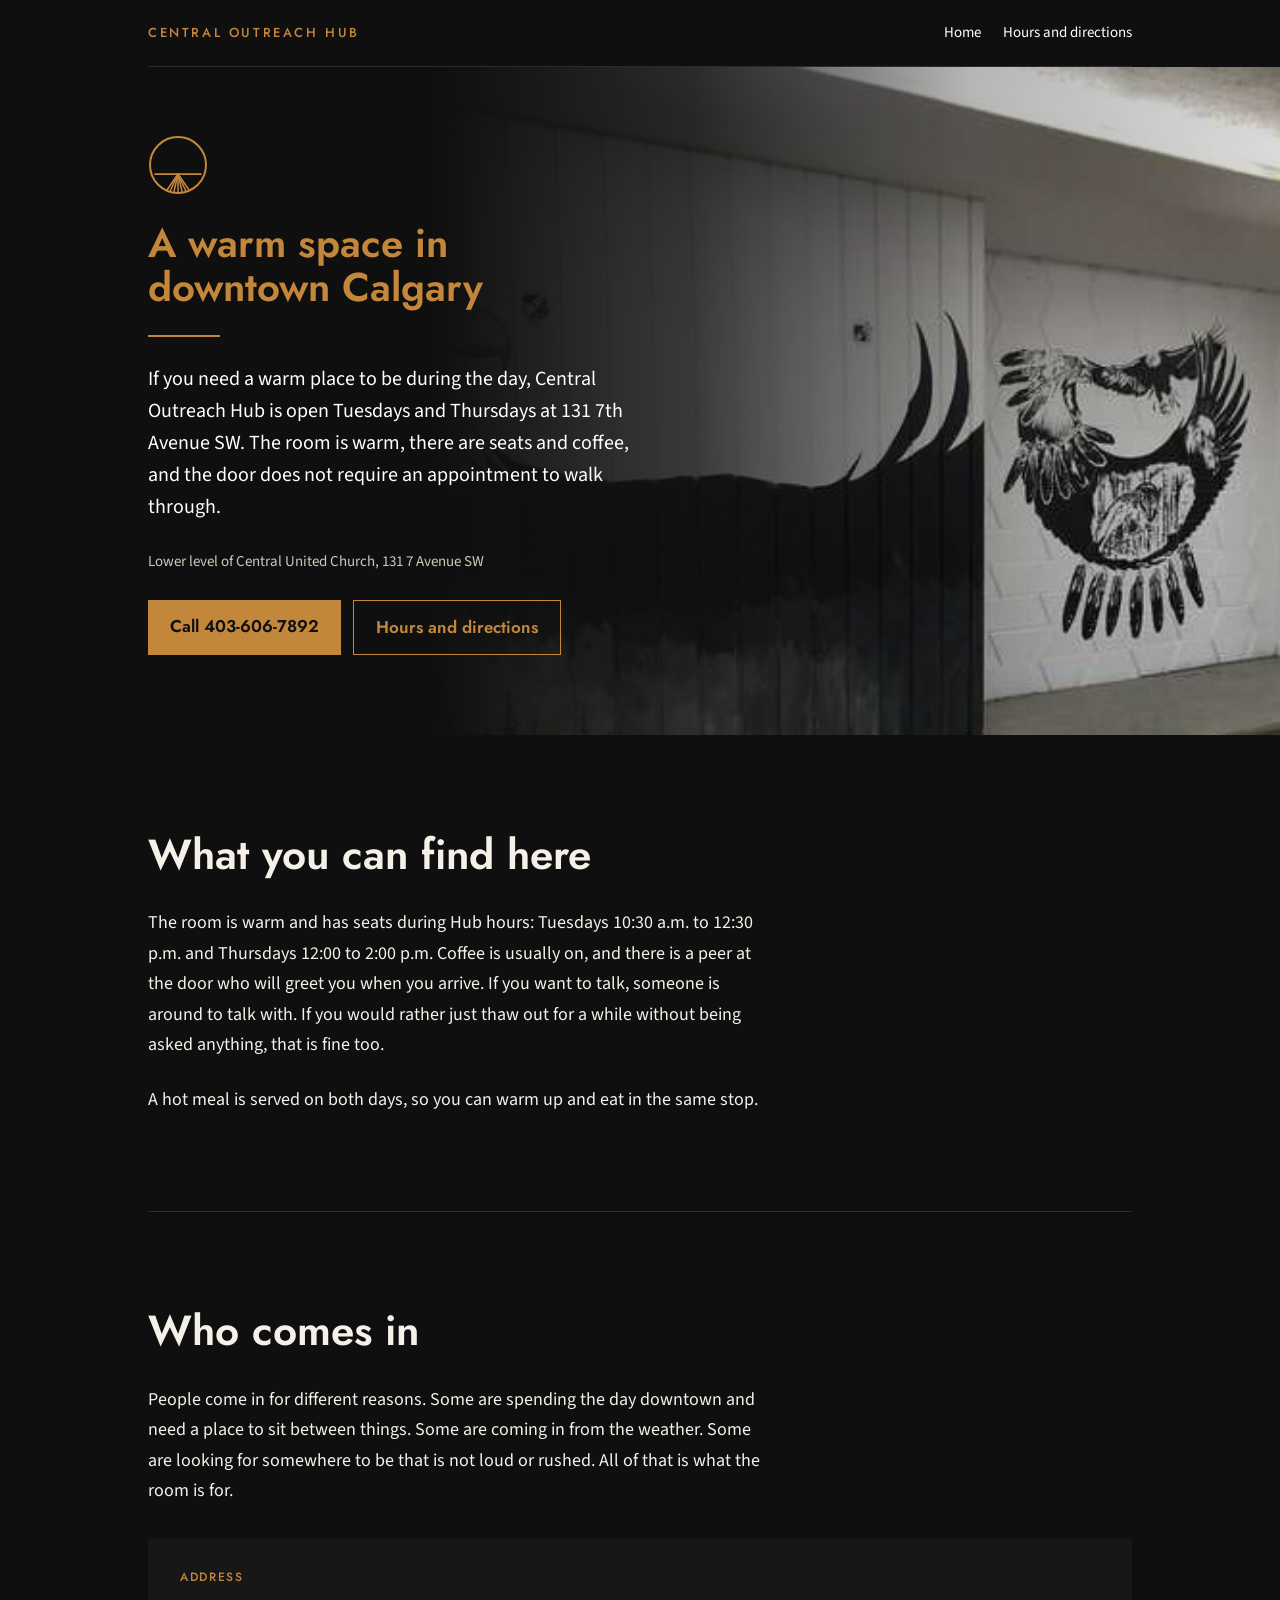
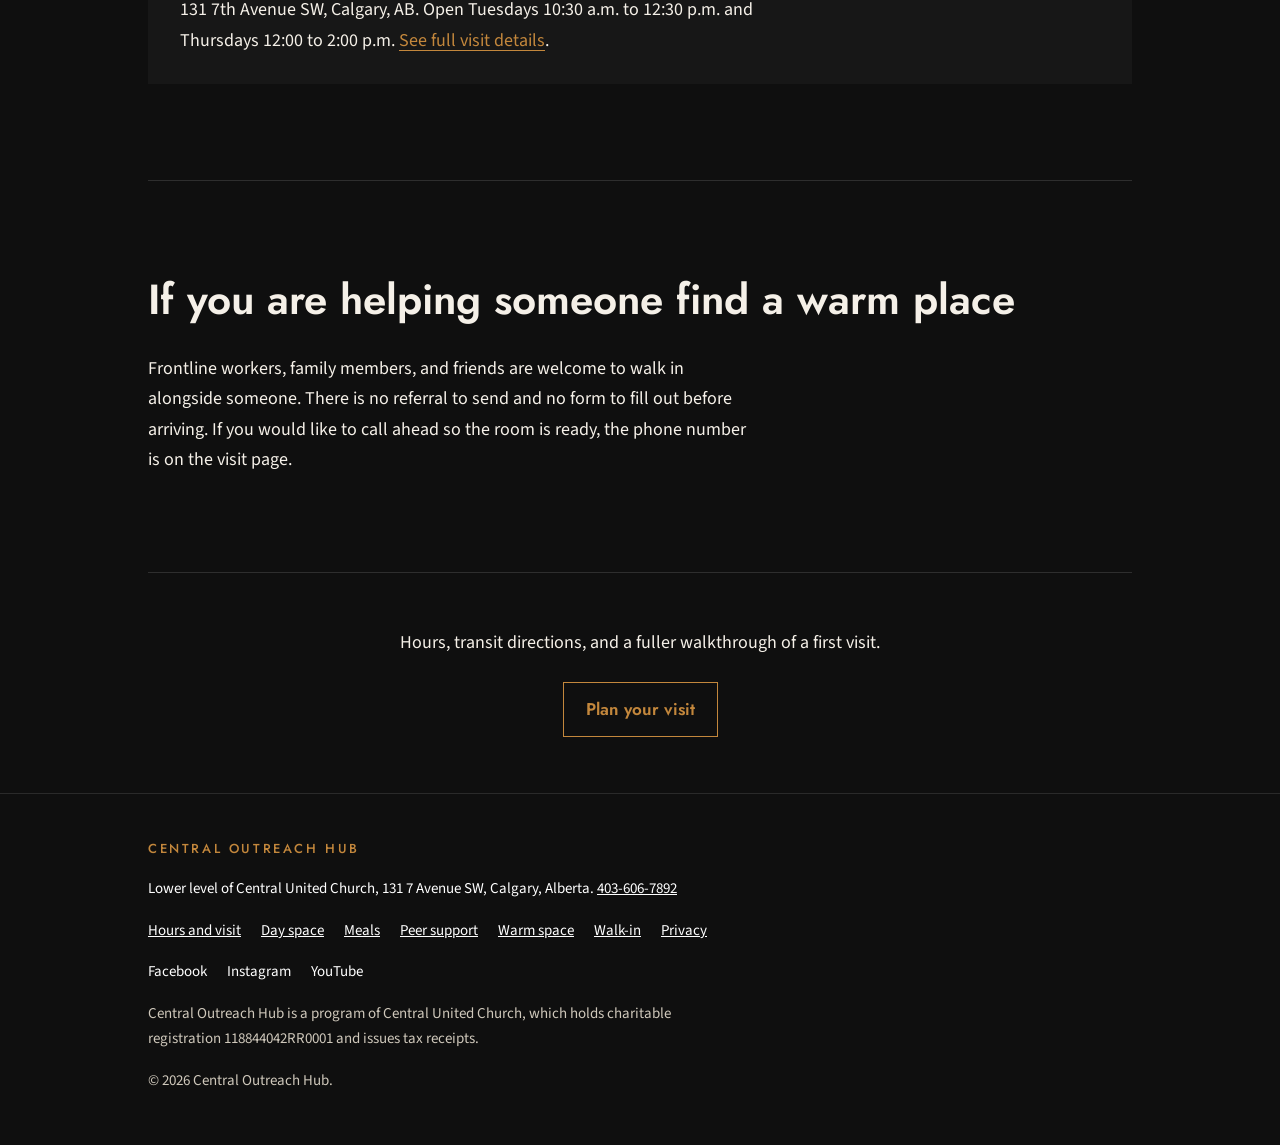
<file: warm-space.html>
<!DOCTYPE html>
<html lang="en">
<head>
<meta charset="UTF-8">
<meta name="viewport" content="width=device-width, initial-scale=1.0">
<meta name="robots" content="index, follow, max-image-preview:large, max-snippet:-1">
<meta name="theme-color" content="#0F0F0F">

<title>A Warm Space in Downtown Calgary | Central Outreach Hub</title>
<meta name="description" content="A warm space in downtown Calgary at 131 7th Avenue SW. Come in to warm up, eat, and rest. Open Tuesdays and Thursdays. Walk-in welcome.">
<link rel="canonical" href="https://centraloutreachhub.ca/warm-space">

<meta name="geo.region" content="CA-AB">
<meta name="geo.placename" content="Calgary">
<meta name="geo.position" content="51.04628;-114.06504">
<meta name="ICBM" content="51.04628, -114.06504">

<meta property="og:type" content="website">
<meta property="og:site_name" content="Central Outreach Hub">
<meta property="og:title" content="A Warm Space in Downtown Calgary | Central Outreach Hub">
<meta property="og:description" content="A warm space in downtown Calgary at 131 7th Avenue SW. Come in to warm up, eat, and rest. Open Tuesdays and Thursdays. Walk-in welcome.">
<meta property="og:url" content="https://centraloutreachhub.ca/warm-space">
<meta property="og:image" content="https://centraloutreachhub.ca/og-image.png">
<meta property="og:image:width" content="1200">
<meta property="og:image:height" content="630">
<meta property="og:image:alt" content="Central Outreach Hub, an open space in downtown Calgary">
<meta property="og:locale" content="en_CA">

<meta name="twitter:card" content="summary_large_image">
<meta name="twitter:title" content="A Warm Space in Downtown Calgary | Central Outreach Hub">
<meta name="twitter:description" content="A warm space in downtown Calgary at 131 7th Avenue SW. Come in to warm up, eat, and rest. Open Tuesdays and Thursdays. Walk-in welcome.">
<meta name="twitter:image" content="https://centraloutreachhub.ca/og-image.png">

<link rel="icon" type="image/png" href="/favicon.png">
<link rel="apple-touch-icon" href="/apple-touch-icon.png">

<link rel="preconnect" href="https://fonts.googleapis.com">
<link rel="preconnect" href="https://fonts.gstatic.com" crossorigin>
<link href="https://fonts.googleapis.com/css2?family=Jost:wght@500;600&family=Source+Sans+3:wght@400;600&display=swap" rel="stylesheet">

<script type="application/ld+json">
{
  "@context": "https://schema.org",
  "@type": "WebPage",
  "name": "A Warm Space in Downtown Calgary",
  "url": "https://centraloutreachhub.ca/warm-space",
  "description": "A warm space in downtown Calgary at 131 7th Avenue SW. Come in to warm up, eat, and rest. Open Tuesdays and Thursdays. Walk-in welcome.",
  "isPartOf": {
    "@type": "WebSite",
    "name": "Central Outreach Hub",
    "url": "https://centraloutreachhub.ca/"
  },
  "about": {
    "@type": [
      "NGO",
      "LocalBusiness"
    ],
    "name": "Central Outreach Hub",
    "telephone": "+1-403-606-7892",
    "address": {
      "@type": "PostalAddress",
      "streetAddress": "131 7th Avenue SW",
      "addressLocality": "Calgary",
      "addressRegion": "AB",
      "addressCountry": "CA"
    },
    "geo": {
      "@type": "GeoCoordinates",
      "latitude": 51.04628,
      "longitude": -114.06504
    },
    "@id": "https://centraloutreachhub.ca/#organization",
    "url": "https://centraloutreachhub.ca/"
  },
  "breadcrumb": {
    "@type": "BreadcrumbList",
    "itemListElement": [
      {
        "@type": "ListItem",
        "position": 1,
        "name": "Home",
        "item": "https://centraloutreachhub.ca/"
      },
      {
        "@type": "ListItem",
        "position": 2,
        "name": "Warm Space",
        "item": "https://centraloutreachhub.ca/warm-space"
      }
    ]
  }
}
</script>
<link rel="stylesheet" href="/site.css">
</head>
<body>
<a class="skip" href="#main">Skip to content</a>
<div class="cover"><div class="in">
  <div class="topbar"><a class="name" href="/">Central Outreach Hub</a><nav aria-label="Main"><a href="/">Home</a><a href="/visit">Hours and directions</a><!-- HELD (CONFIRM 5): Donate button returns once Roberto confirms the route --></nav></div>
</div><div class="mural"><div class="in">
  <div class="hero solo">
    <div class="txt">
      <svg class="mark" viewBox="0 0 120 120" fill="none" xmlns="http://www.w3.org/2000/svg" role="img" aria-label="Central Outreach Hub logo"><defs><clipPath id="lg"><circle cx="60" cy="60" r="55"/></clipPath></defs><circle cx="60" cy="60" r="56" stroke="#C3873C" stroke-width="4"/><g clip-path="url(#lg)" stroke="#C3873C" stroke-linecap="round"><line x1="14" y1="78" x2="106" y2="78" stroke-width="3.5"/><line x1="60" y1="78" x2="36" y2="113" stroke-width="3"/><line x1="60" y1="78" x2="44" y2="113" stroke-width="3"/><line x1="60" y1="78" x2="52" y2="113" stroke-width="3"/><line x1="60" y1="78" x2="60" y2="113" stroke-width="3"/><line x1="60" y1="78" x2="68" y2="113" stroke-width="3"/><line x1="60" y1="78" x2="76" y2="113" stroke-width="3"/><line x1="60" y1="78" x2="84" y2="113" stroke-width="3"/></g></svg>
      <h1>A warm space in downtown Calgary</h1>
      <div class="line"></div>
      <p class="sub">If you need a warm place to be during the day, Central Outreach Hub is open Tuesdays and Thursdays at 131 7th Avenue SW. The room is warm, there are seats and coffee, and the door does not require an appointment to walk through.</p>
      <p class="meta">Lower level of Central United Church, 131 7 Avenue SW</p>
      <div class="btns"><a class="btn gold" href="tel:+14036067892">Call 403-606-7892</a><a class="btn outline" href="/visit">Hours and directions</a></div>
    </div>
  </div>
</div></div></div>

<main id="main" class="in pages">

  <section class="page">
    <h2>What you can find here</h2>
    <p>The room is warm and has seats during Hub hours: Tuesdays 10:30 a.m. to 12:30 p.m. and Thursdays 12:00 to 2:00 p.m. Coffee is usually on, and there is a peer at the door who will greet you when you arrive. If you want to talk, someone is around to talk with. If you would rather just thaw out for a while without being asked anything, that is fine too.</p>
    <p>A hot meal is served on both days, so you can warm up and eat in the same stop.</p>
  </section>

  <section class="page">
    <h2>Who comes in</h2>
    <p>People come in for different reasons. Some are spending the day downtown and need a place to sit between things. Some are coming in from the weather. Some are looking for somewhere to be that is not loud or rushed. All of that is what the room is for.</p>
    <div class="callout"><span class="tag">Address</span><p>131 7th Avenue SW, Calgary, AB. Open Tuesdays 10:30 a.m. to 12:30 p.m. and Thursdays 12:00 to 2:00 p.m. <a href="/visit">See full visit details</a>.</p></div>
  </section>

  <section class="page">
    <h2>If you are helping someone find a warm place</h2>
    <p>Frontline workers, family members, and friends are welcome to walk in alongside someone. There is no referral to send and no form to fill out before arriving. If you would like to call ahead so the room is ready, the phone number is on the visit page.</p>
  </section>

  <section class="page next">
    <p>Hours, transit directions, and a fuller walkthrough of a first visit.</p>
    <a class="btn dark" href="/visit">Plan your visit</a>
  </section>

</main>
<footer><div class="in">
  <span class="name">Central Outreach Hub</span>
  <span>Lower level of Central United Church, 131 7 Avenue SW, Calgary, Alberta. <a href="tel:+14036067892">403-606-7892</a></span>
  <div class="links"><a href="/visit">Hours and visit</a><a href="/day-space">Day space</a><a href="/meals">Meals</a><a href="/peer-support">Peer support</a><a href="/warm-space">Warm space</a><a href="/drop-in">Walk-in</a><a href="/privacy">Privacy</a></div>
  <div class="social"><a href="https://www.facebook.com/profile.php?id=61561457046064" target="_blank" rel="noopener noreferrer">Facebook</a><a href="https://www.instagram.com/centraloutreachyyc" target="_blank" rel="noopener noreferrer">Instagram</a><a href="https://youtu.be/IVtSOBE_x9M" target="_blank" rel="noopener noreferrer">YouTube</a></div>
  <span class="legal">Central Outreach Hub is a program of Central United Church, which holds charitable registration 118844042RR0001 and issues tax receipts.</span>
  <span class="legal">&copy; 2026 Central Outreach Hub.</span>
</div></footer>
</body>
</html>
</file>
<file: site.css>
/* Central Outreach Hub site styles. Black throughout, with gold and cream. */
:root {
  --black: #0F0F0F;
  --gold: #C3873C;
  --deep-gold: #8A5A1F;
  --paper: #F7F3EC;
  --white: #FFFFFF;
  --rule: #DDD4C4;
  --muted: #5A554C;
  --cover-soft: #CFC8BB;
  --cream: #F5F0E8;
  --panel: #171717;
  --line: #2E2E2E;
  --head: "Jost", "Century Gothic", "Avenir Next", sans-serif;
  --body: "Source Sans 3", Calibri, "Segoe UI", sans-serif;
}
*, *::before, *::after { box-sizing: border-box; }
html { scroll-behavior: smooth; }
body { margin: 0; background: var(--black); color: var(--cream); font-family: var(--body); font-size: 17px; line-height: 1.55; -webkit-font-smoothing: antialiased; }
img { max-width: 100%; height: auto; display: block; }
h1, h2, h3 { font-family: var(--head); font-weight: 600; margin: 0; text-wrap: balance; }
p, ul, ol, figure, dl, dd { margin: 0; }
ul, ol { padding-left: 22px; }
li + li { margin-top: 4px; }
a:focus-visible, button:focus-visible { outline: 3px solid var(--gold); outline-offset: 3px; }
.in { max-width: 980px; margin: 0 auto; padding-left: 20px; padding-right: 20px; }
.skip { position: absolute; left: -9999px; top: 0; background: var(--gold); color: var(--black); padding: 10px 16px; z-index: 10; }
.skip:focus { left: 8px; top: 8px; }

/* Cover */
.cover { background: var(--black); color: var(--white); }
.topbar { display: flex; align-items: center; gap: 10px 24px; flex-wrap: wrap; padding: 16px 0; border-bottom: 1px solid #2A2A2A; }
.topbar .name { font-family: var(--head); font-weight: 500; font-size: 13px; letter-spacing: 0.2em; text-transform: uppercase; color: var(--gold); text-decoration: none; }
.topbar nav { display: flex; align-items: center; gap: 6px 22px; flex-wrap: wrap; margin-left: auto; font-size: 15px; }
.topbar nav a { color: var(--white); text-decoration: none; padding: 4px 0; }
.topbar nav a:hover { color: var(--gold); }
.topbar nav a.give { background: var(--gold); color: var(--black); font-family: var(--head); font-weight: 600; padding: 6px 14px; }
.topbar nav a.give:hover { color: var(--black); background: #D29A52; }
/* The mural in the Hub room sits behind the cover text */
.mural { background: linear-gradient(90deg, rgba(15,15,15,1) 0%, rgba(15,15,15,1) 34%, rgba(15,15,15,0.8) 54%, rgba(15,15,15,0.3) 76%, rgba(15,15,15,0.15) 100%), url(/img/hero-room.jpg) right center / auto 100% no-repeat, var(--black); }
.hero { display: grid; grid-template-columns: minmax(0, 1.25fr) minmax(0, 1fr); gap: 44px; align-items: center; padding: 48px 0 56px; }
.hero.solo { grid-template-columns: minmax(0, 1fr); padding: 44px 0 52px; }
.hero.solo .txt { max-width: 500px; }
.hero .txt { display: flex; flex-direction: column; gap: 22px; min-width: 0; }
.hero .mark { width: 84px; height: 84px; }
.hero.solo .mark { width: 60px; height: 60px; }
.hero h1 { font-size: clamp(30px, 5vw, 46px); line-height: 1.1; color: var(--gold); max-width: 16ch; }
.hero.solo h1 { max-width: 22ch; font-size: clamp(28px, 4.4vw, 40px); }
.line { height: 2px; width: 72px; background: var(--gold); }
.hero .sub { font-size: 19px; max-width: 46ch; }
.hero.solo .sub { max-width: 62ch; }
.hero .meta { font-size: 15px; color: var(--cover-soft); max-width: 52ch; }
.btns { display: flex; gap: 12px; flex-wrap: wrap; }
.btn { font-family: var(--head); font-weight: 600; font-size: 17px; padding: 12px 22px; text-decoration: none; display: inline-block; }
.btn.gold { background: var(--gold); color: var(--black); }
.btn.gold:hover { background: #D29A52; }
.btn.outline { border: 1.5px solid var(--gold); color: var(--gold); }
.btn.outline:hover { background: var(--gold); color: var(--black); }
.btn.dark { border: 1.5px solid var(--gold); color: var(--gold); }
.btn.dark:hover { background: var(--gold); color: var(--black); }
.hero figcaption { font-size: 14px; color: var(--cover-soft); padding-top: 8px; }

/* Panels */
.pages { padding-top: 32px; padding-bottom: 52px; display: flex; flex-direction: column; gap: 26px; }
.page { display: flex; flex-direction: column; gap: 18px; }
.page h2 { font-size: 30px; line-height: 1.15; }
.page h3 { font-size: 20px; color: var(--gold); margin-top: 6px; }
.page p, .page li { max-width: 66ch; }
.page a { color: var(--gold); text-underline-offset: 3px; }
.page a.btn.gold, .page a.btn.dark { text-decoration: none; }
.page a.btn.gold { color: var(--black); }
.page a.btn.dark { color: var(--gold); }
.page a.btn.dark:hover { color: var(--black); }
.callout { background: #211E19; border-left: 4px solid var(--gold); padding: 16px 20px; display: flex; flex-direction: column; gap: 4px; }
.callout p { max-width: 70ch; }
.tag { font-family: var(--head); font-weight: 500; font-size: 12px; letter-spacing: 0.14em; text-transform: uppercase; color: var(--gold); }
.scroll { overflow-x: auto; }
table { border-collapse: collapse; width: 100%; font-size: 16px; }
th { font-family: var(--head); font-weight: 600; text-align: left; background: var(--gold); color: var(--black); padding: 10px 14px; white-space: nowrap; }
td { padding: 11px 14px; border-bottom: 1px solid var(--line); vertical-align: top; }
td.k { font-family: var(--head); font-weight: 600; }
.split { display: grid; grid-template-columns: minmax(0, 1.2fr) minmax(0, 1fr); gap: 36px; align-items: start; }
.stack { display: flex; flex-direction: column; gap: 16px; min-width: 0; }
figcaption { font-size: 14px; color: var(--cover-soft); padding-top: 8px; }
.small { font-size: 15px; color: var(--cover-soft); }
.cols3 { display: grid; grid-template-columns: repeat(3, minmax(0, 1fr)); gap: 28px; }
.cols2 { display: grid; grid-template-columns: repeat(2, minmax(0, 1fr)); gap: 28px 36px; }
.cols3 > div, .cols2 > div { display: flex; flex-direction: column; gap: 8px; min-width: 0; }
.cols3 h3, .cols2 h3 { margin-top: 0; }
.photos { display: grid; grid-template-columns: repeat(3, minmax(0, 1fr)); gap: 18px; }
.photos img { width: 100%; aspect-ratio: 4 / 3; object-fit: cover; }
.wide img { width: 100%; }
.next { display: flex; align-items: center; justify-content: space-between; gap: 16px 24px; flex-wrap: wrap; }

/* Video: loads the player only when asked */
.video { position: relative; aspect-ratio: 16 / 9; background: var(--black); border: 0; padding: 0; width: 100%; cursor: pointer; display: block; overflow: hidden; }
.video img { width: 100%; height: 100%; object-fit: cover; }
.video .play { position: absolute; left: 20px; bottom: 20px; background: var(--gold); color: var(--black); font-family: var(--head); font-weight: 600; font-size: 17px; padding: 10px 18px; }
.video iframe { position: absolute; inset: 0; width: 100%; height: 100%; border: 0; }

/* Supporters band and footer */
.band { background: var(--black); color: var(--white); border-top: 1px solid var(--line); }
.band .in { padding-top: 40px; padding-bottom: 40px; display: flex; flex-direction: column; gap: 22px; }
.band h2 { font-size: 13px; font-weight: 500; letter-spacing: 0.2em; text-transform: uppercase; color: var(--gold); }
.funders { display: flex; flex-wrap: wrap; align-items: center; gap: 28px 48px; }
.band p { color: var(--cover-soft); font-size: 15px; max-width: 70ch; }
.band a { color: var(--white); }
.media { display: flex; flex-wrap: wrap; gap: 6px 22px; }
footer { background: var(--black); color: var(--white); font-size: 15px; border-top: 1px solid #2A2A2A; }
footer .in { padding-top: 30px; padding-bottom: 34px; display: flex; flex-direction: column; gap: 12px; }
footer .name { font-family: var(--head); font-weight: 500; font-size: 13px; letter-spacing: 0.2em; text-transform: uppercase; color: var(--gold); }
footer a { color: var(--white); }
footer .links, footer .social { display: flex; gap: 6px 20px; flex-wrap: wrap; }
footer .legal { color: var(--cover-soft); max-width: 80ch; }

@media (max-width: 760px) {
  .mural { background: linear-gradient(rgba(15,15,15,0.8), rgba(15,15,15,0.8)), url(/img/hero-room.jpg) 92% center / cover no-repeat; }
  .hero, .split { grid-template-columns: minmax(0, 1fr); }
  .hero { padding: 26px 0 36px; gap: 26px; }
  .hero .mark, .hero.solo .mark { width: 52px; height: 52px; }
  .hero .txt { gap: 16px; }
  .hero h1 { font-size: 27px; }
  .hero .sub { font-size: 17px; }
  .cols3, .cols2 { grid-template-columns: minmax(0, 1fr); }
  .photos { grid-template-columns: repeat(2, minmax(0, 1fr)); gap: 12px; }
  .page h2 { font-size: 25px; }
  .topbar { padding: 12px 0; }
  .topbar nav { margin-left: 0; gap: 4px 18px; }
  .btn { padding: 11px 18px; }
}
@media (prefers-reduced-motion: reduce) { html { scroll-behavior: auto; } }

/* ---------------------------------------------------------------
   Rhythm. One continuous page instead of stacked boxes: sections are
   separated by space and a hairline, type is larger and looser, and
   tables and callouts are quiet so the reading flows.
   --------------------------------------------------------------- */
::selection { background: var(--gold); color: var(--black); }
body { font-size: 18px; line-height: 1.7; }
.in { max-width: 1040px; padding-left: 28px; padding-right: 28px; }

.hero { padding: 76px 0 88px; }
.hero.solo { padding: 68px 0 80px; }
.hero .txt { gap: 26px; }
.hero .sub { font-size: 20px; line-height: 1.6; }

.pages { padding-top: 0; padding-bottom: 0; gap: 0; }
.page { border: 0; background: linear-gradient(var(--line), var(--line)) top / 100% 1px no-repeat; padding: 96px 0; gap: 24px; }
.page:first-child { background: none; }
.page h2 { font-size: clamp(30px, 4vw, 42px); line-height: 1.12; margin-bottom: 6px; }
.page h2:not(:first-child) { margin-top: 44px; }
.page h3 { font-size: 22px; margin-top: 36px; }
.page p, .page li { max-width: 68ch; }
.page a { text-decoration-thickness: 1px; text-underline-offset: 4px; }
li + li { margin-top: 8px; }
.stack { gap: 22px; }
.split { gap: 56px; align-items: center; }
.cols3 { gap: 44px; }
.cols2 { gap: 48px 64px; }
.cols3 > div, .cols2 > div { gap: 10px; }
.photos { gap: 28px 24px; margin-top: 8px; }
.video { margin-top: 20px; }
figcaption { padding-top: 10px; }

table { font-size: 17px; }
th { background: none; color: var(--gold); font-size: 13px; font-weight: 500; letter-spacing: 0.12em; text-transform: uppercase; padding: 0 20px 12px 0; border-bottom: 1px solid var(--gold); }
td { padding: 20px 20px 20px 0; border-bottom: 1px solid var(--line); }
td.k { font-size: 18px; white-space: nowrap; }

.callout { background: var(--panel); border-left: 0; padding: 28px 32px; gap: 8px; margin-top: 8px; }
.next { padding: 56px 0; }
.band .in { padding-top: 72px; padding-bottom: 72px; gap: 26px; }
.band h2:not(:first-child) { margin-top: 28px; }
.funders { gap: 32px 56px; }
footer .in { padding-top: 44px; padding-bottom: 52px; gap: 16px; }

@media (max-width: 760px) {
  body { font-size: 17px; line-height: 1.65; }
  .in { padding-left: 22px; padding-right: 22px; }
  .hero, .hero.solo { padding: 40px 0 52px; }
  .hero .txt { gap: 20px; }
  .hero .sub { font-size: 18px; }
  .page { padding: 60px 0; gap: 20px; }
  .page h2:not(:first-child) { margin-top: 36px; }
  .page h3 { margin-top: 28px; }
  .split { gap: 32px; }
  .cols3, .cols2 { gap: 32px; }
  .photos { gap: 18px 14px; }
  td { padding: 16px 14px 16px 0; }
  td.k { white-space: normal; }
  .callout { padding: 22px 22px; }
  .band .in { padding-top: 52px; padding-bottom: 52px; }
}

/* Social links with icons */
.social { display: flex; flex-wrap: wrap; gap: 12px 28px; }
.social a { display: inline-flex; align-items: center; gap: 10px; text-decoration: none; }
.social a:hover { text-decoration: underline; }
.social svg { width: 22px; height: 22px; flex: none; fill: var(--gold); }
.page .social a { color: var(--cream); font-family: var(--head); font-weight: 500; }
</file>
